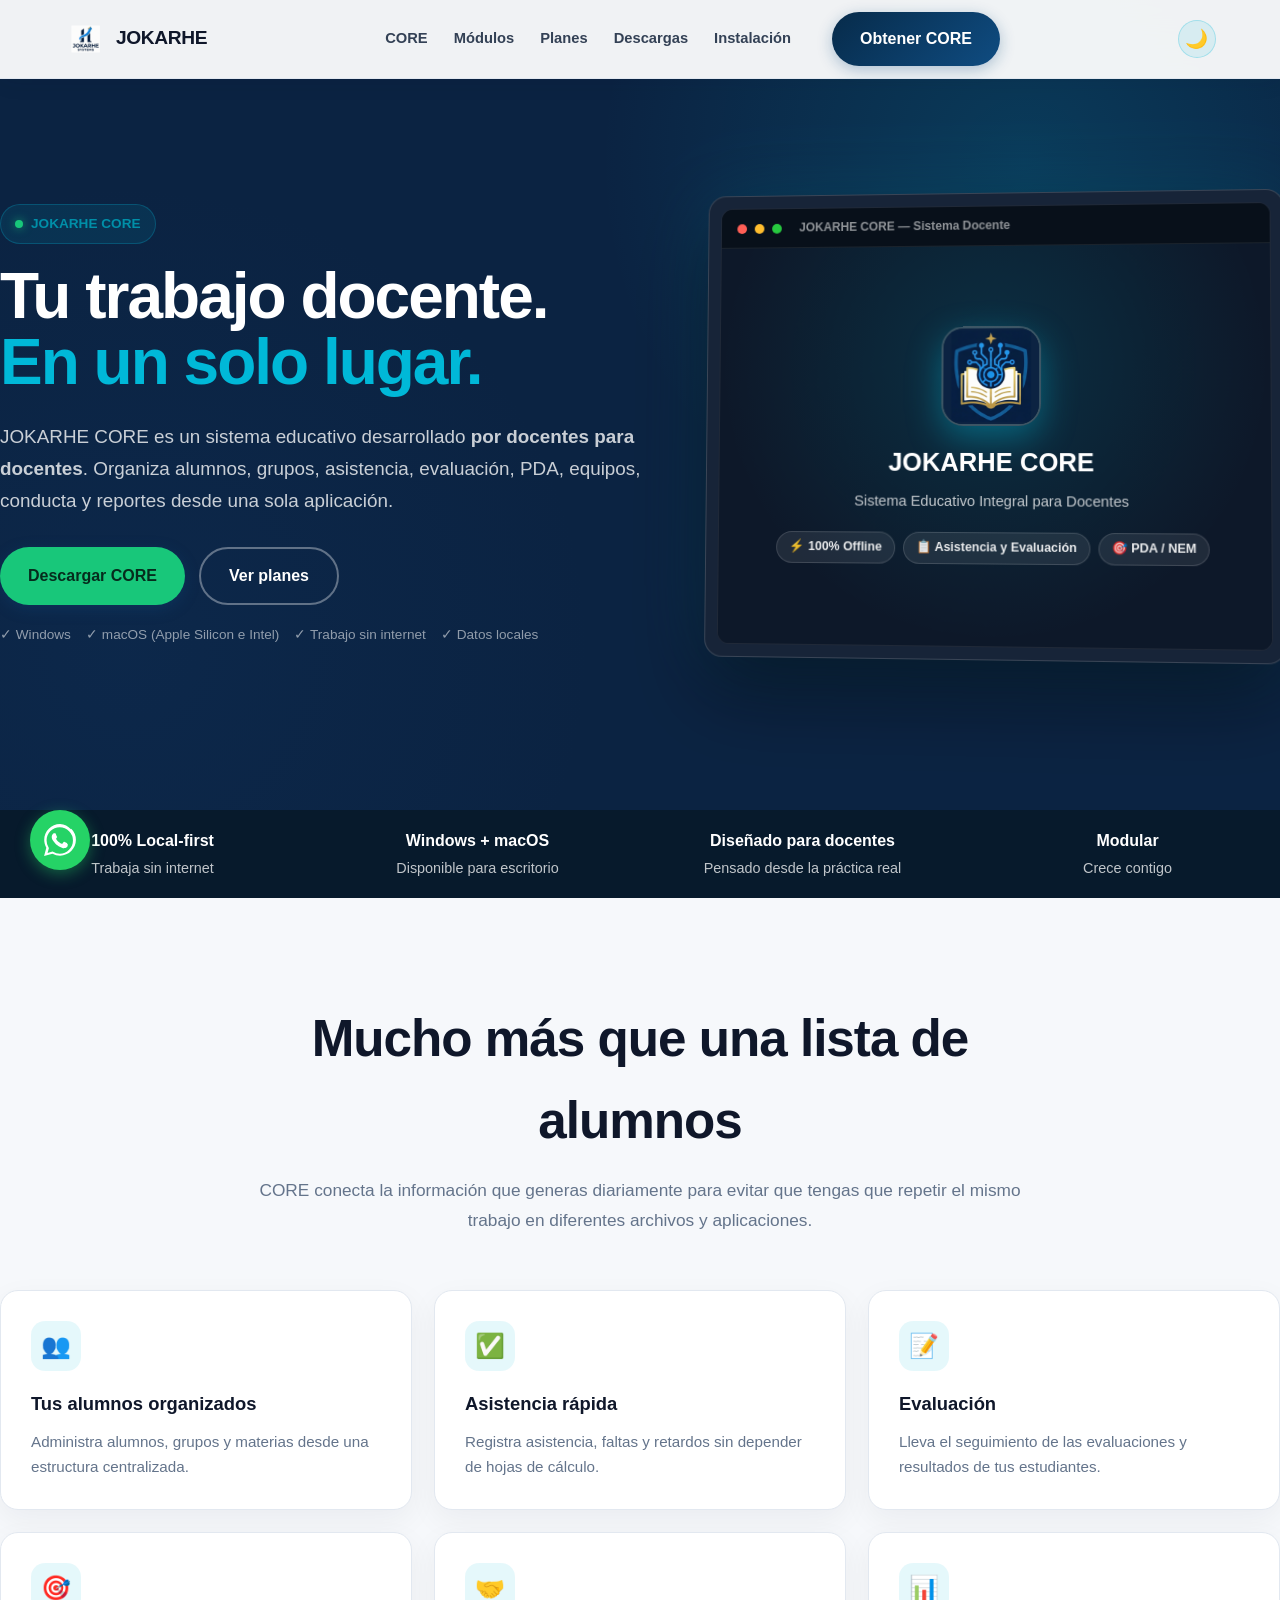
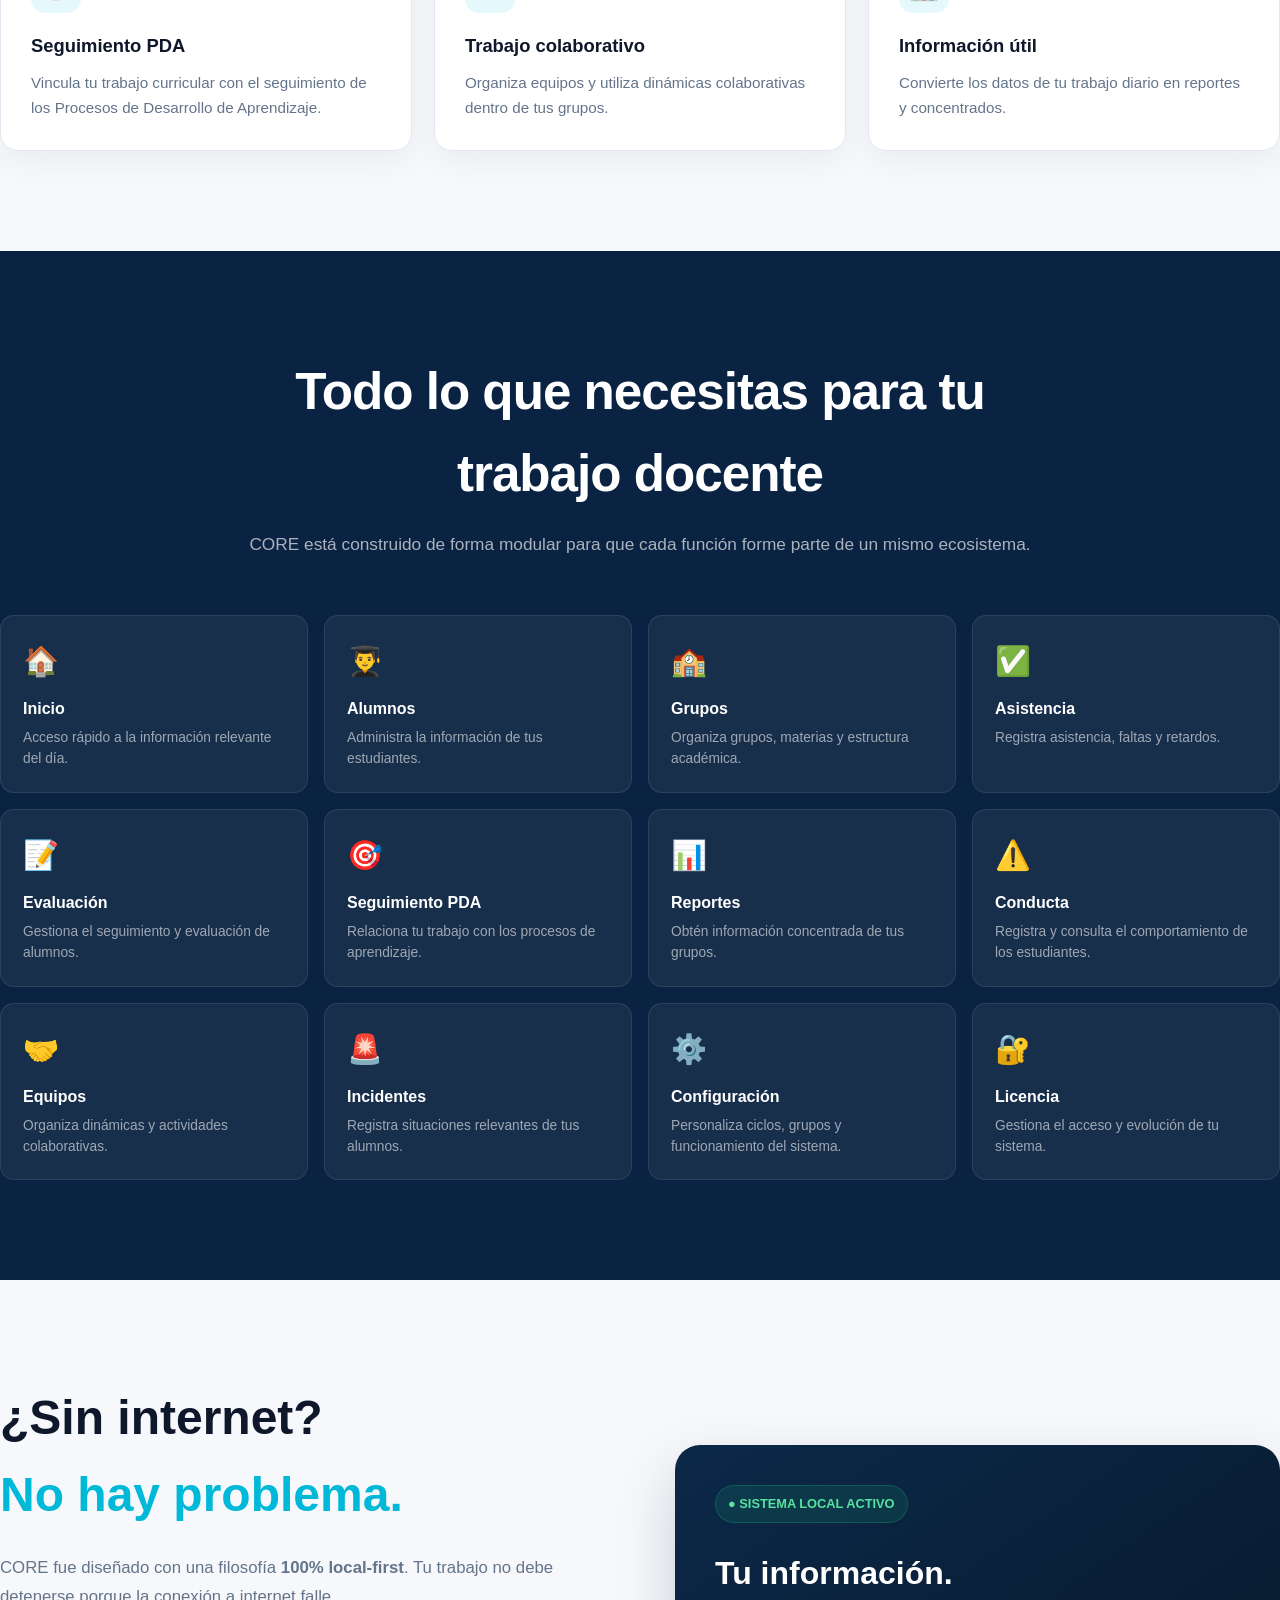
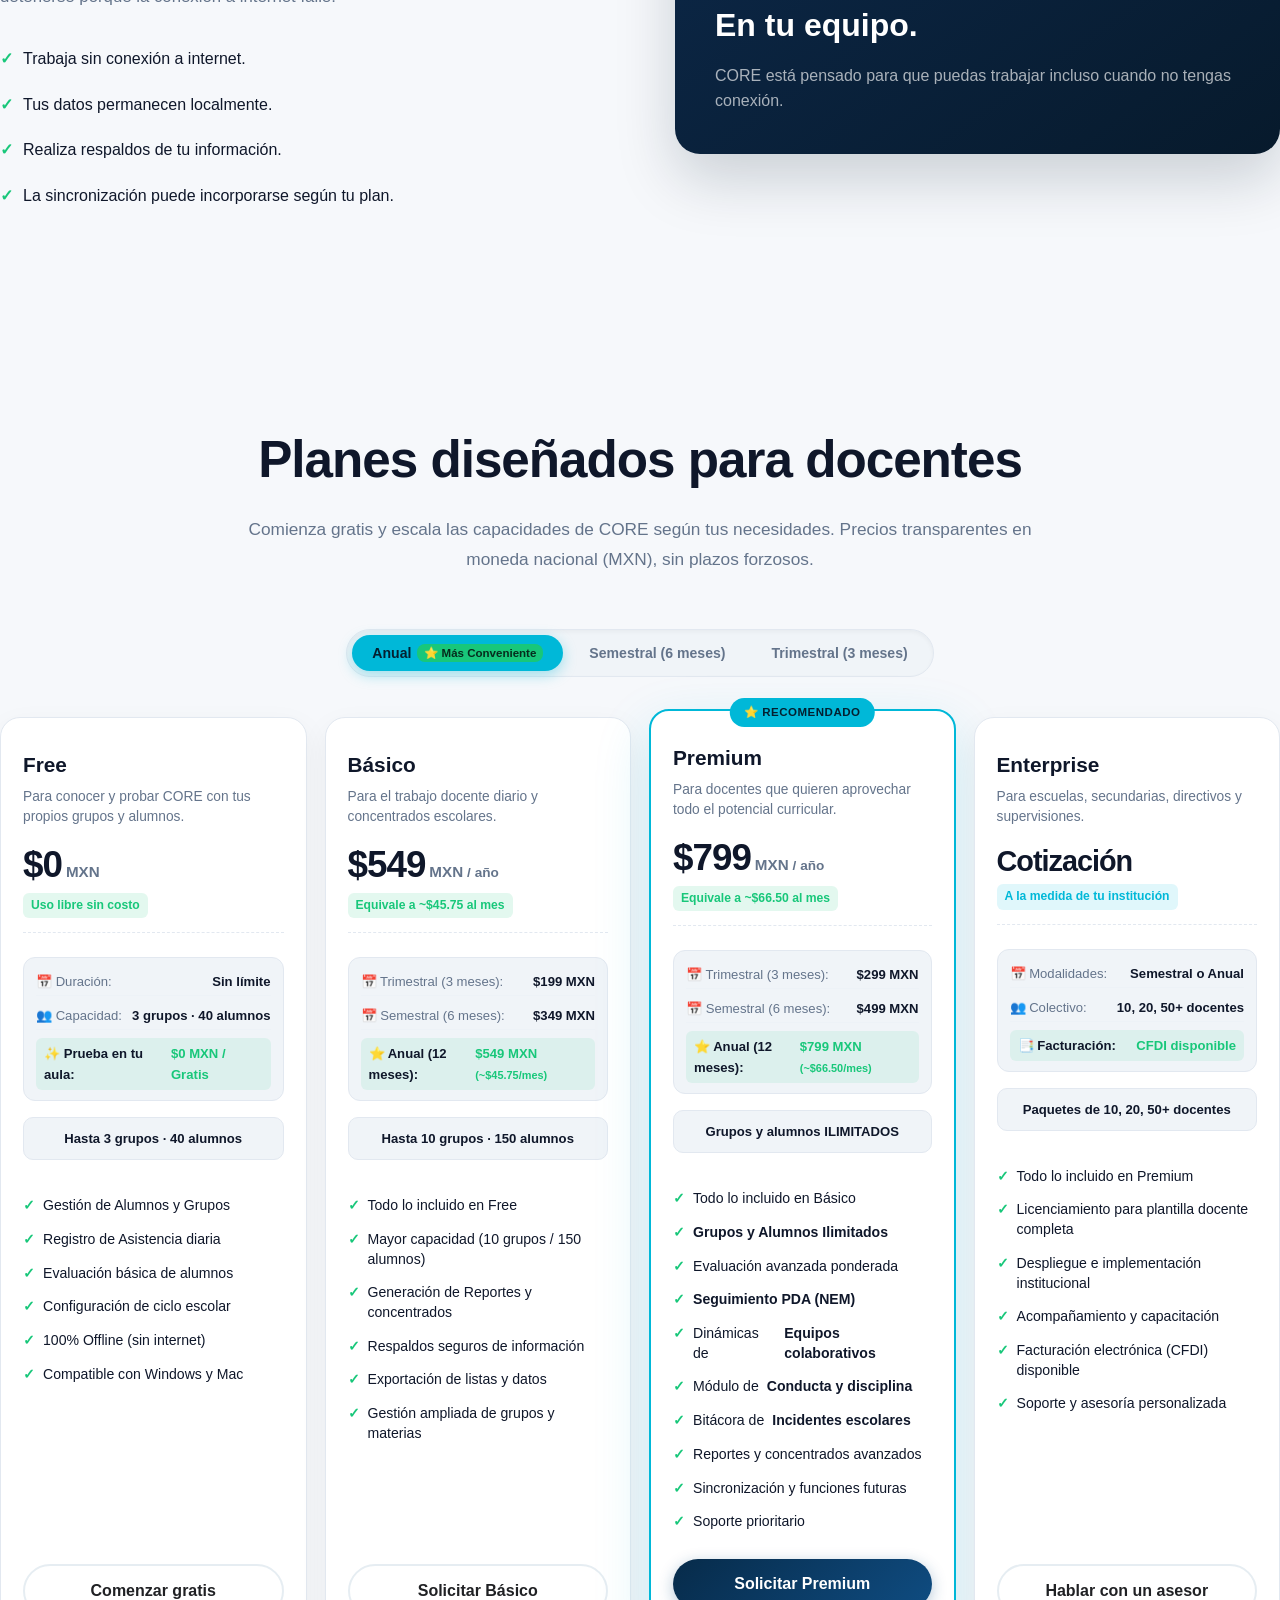
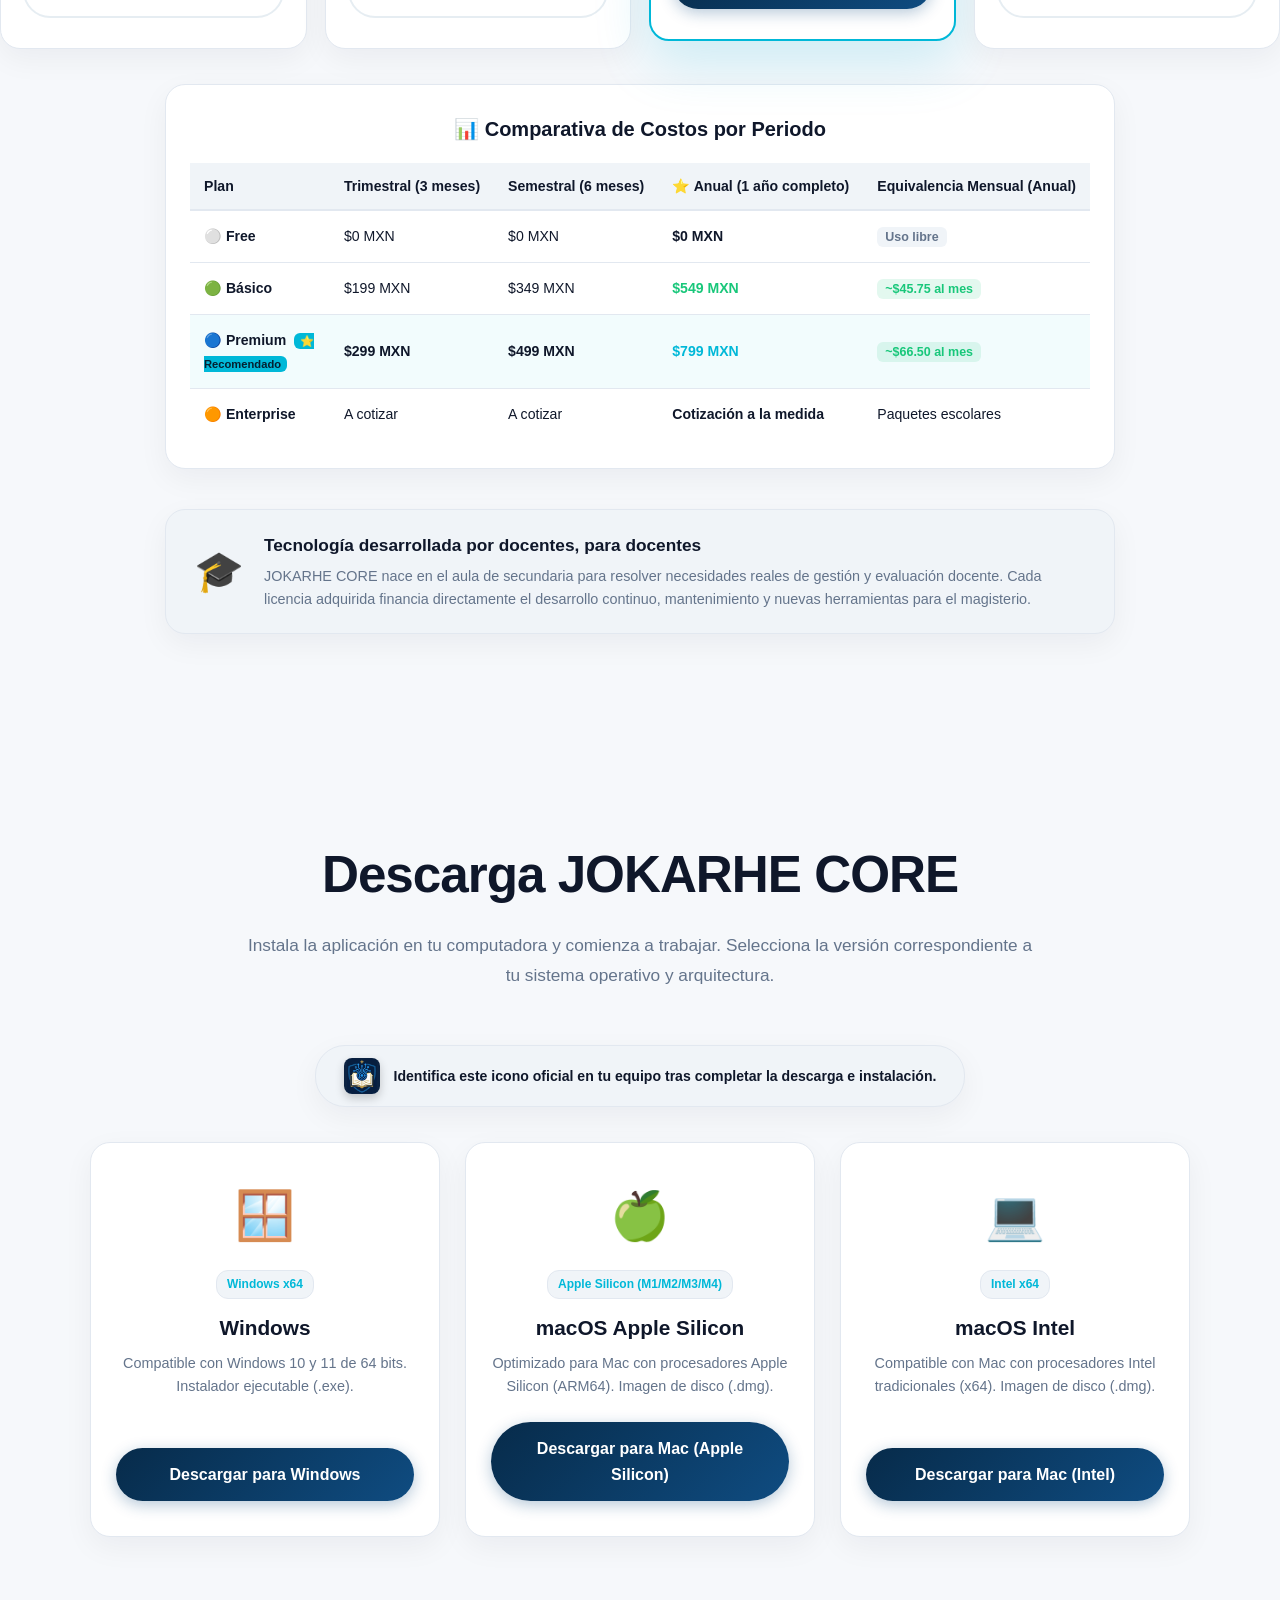
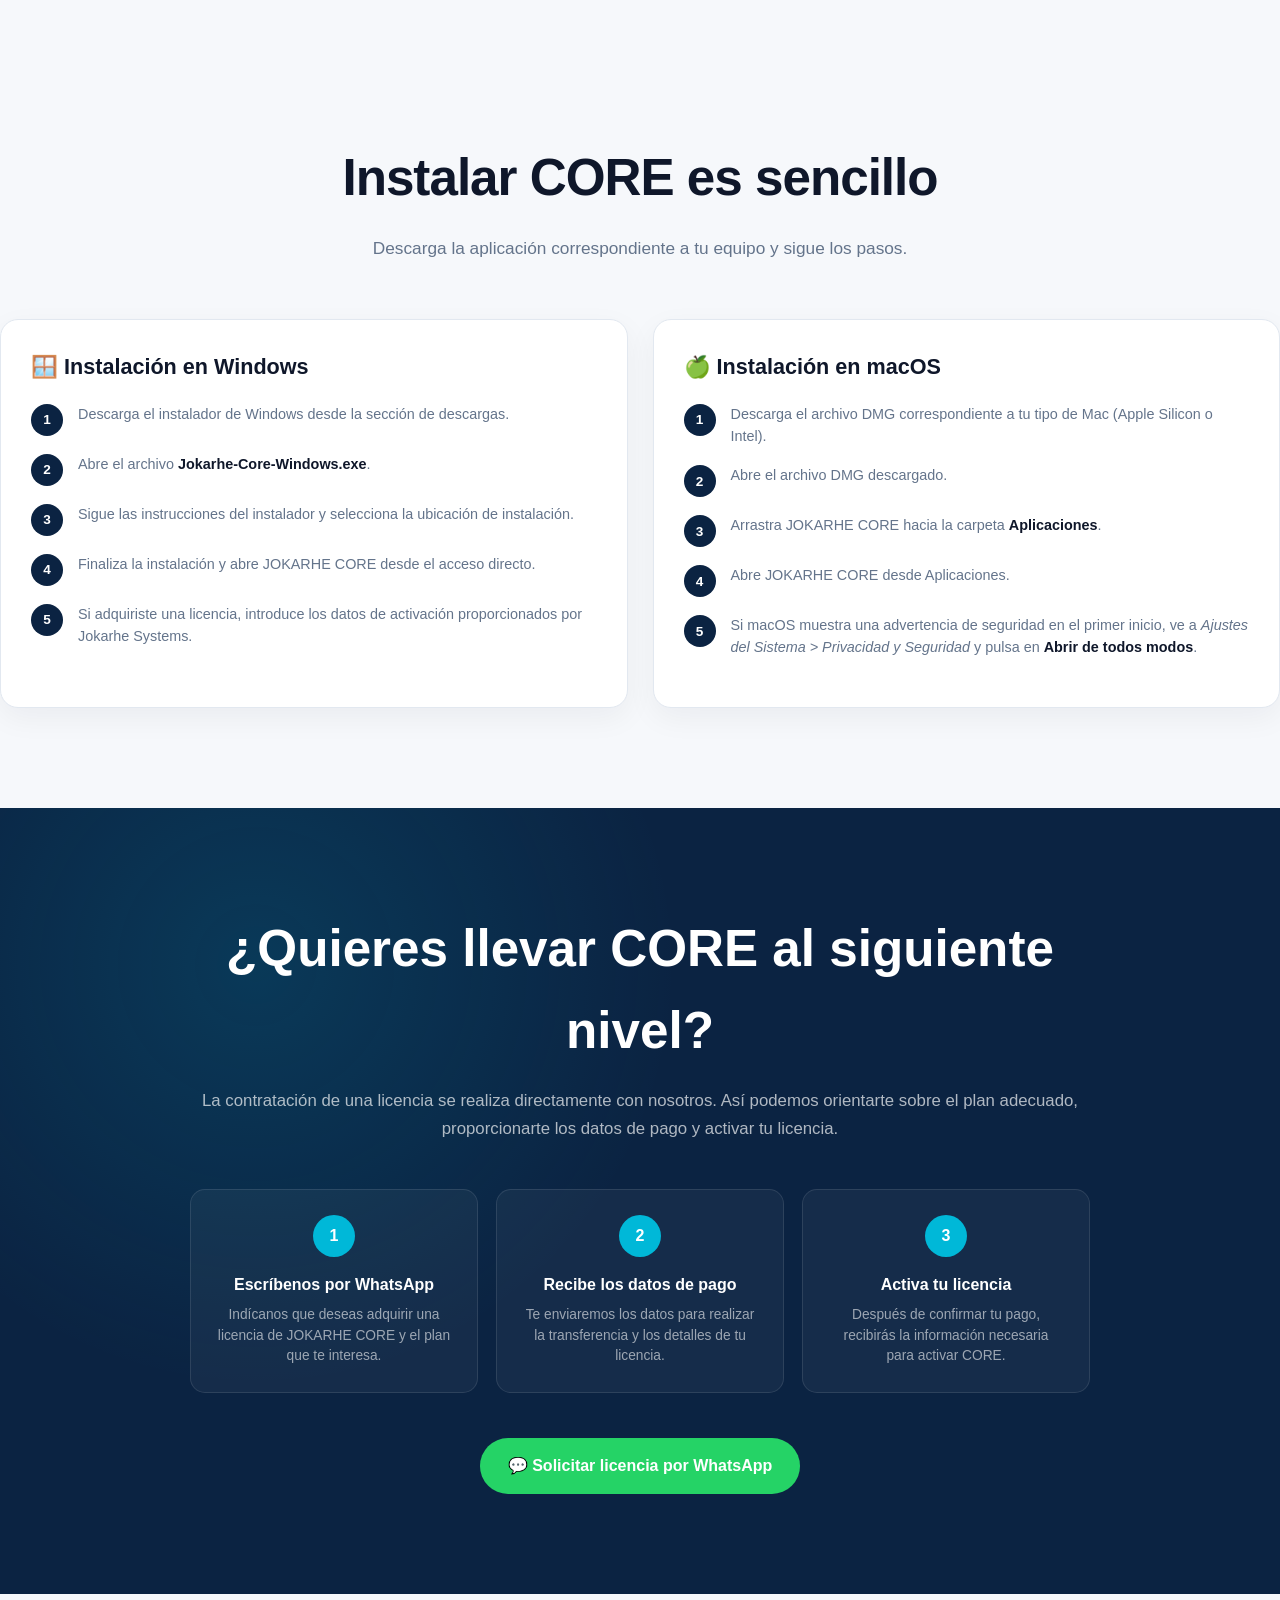
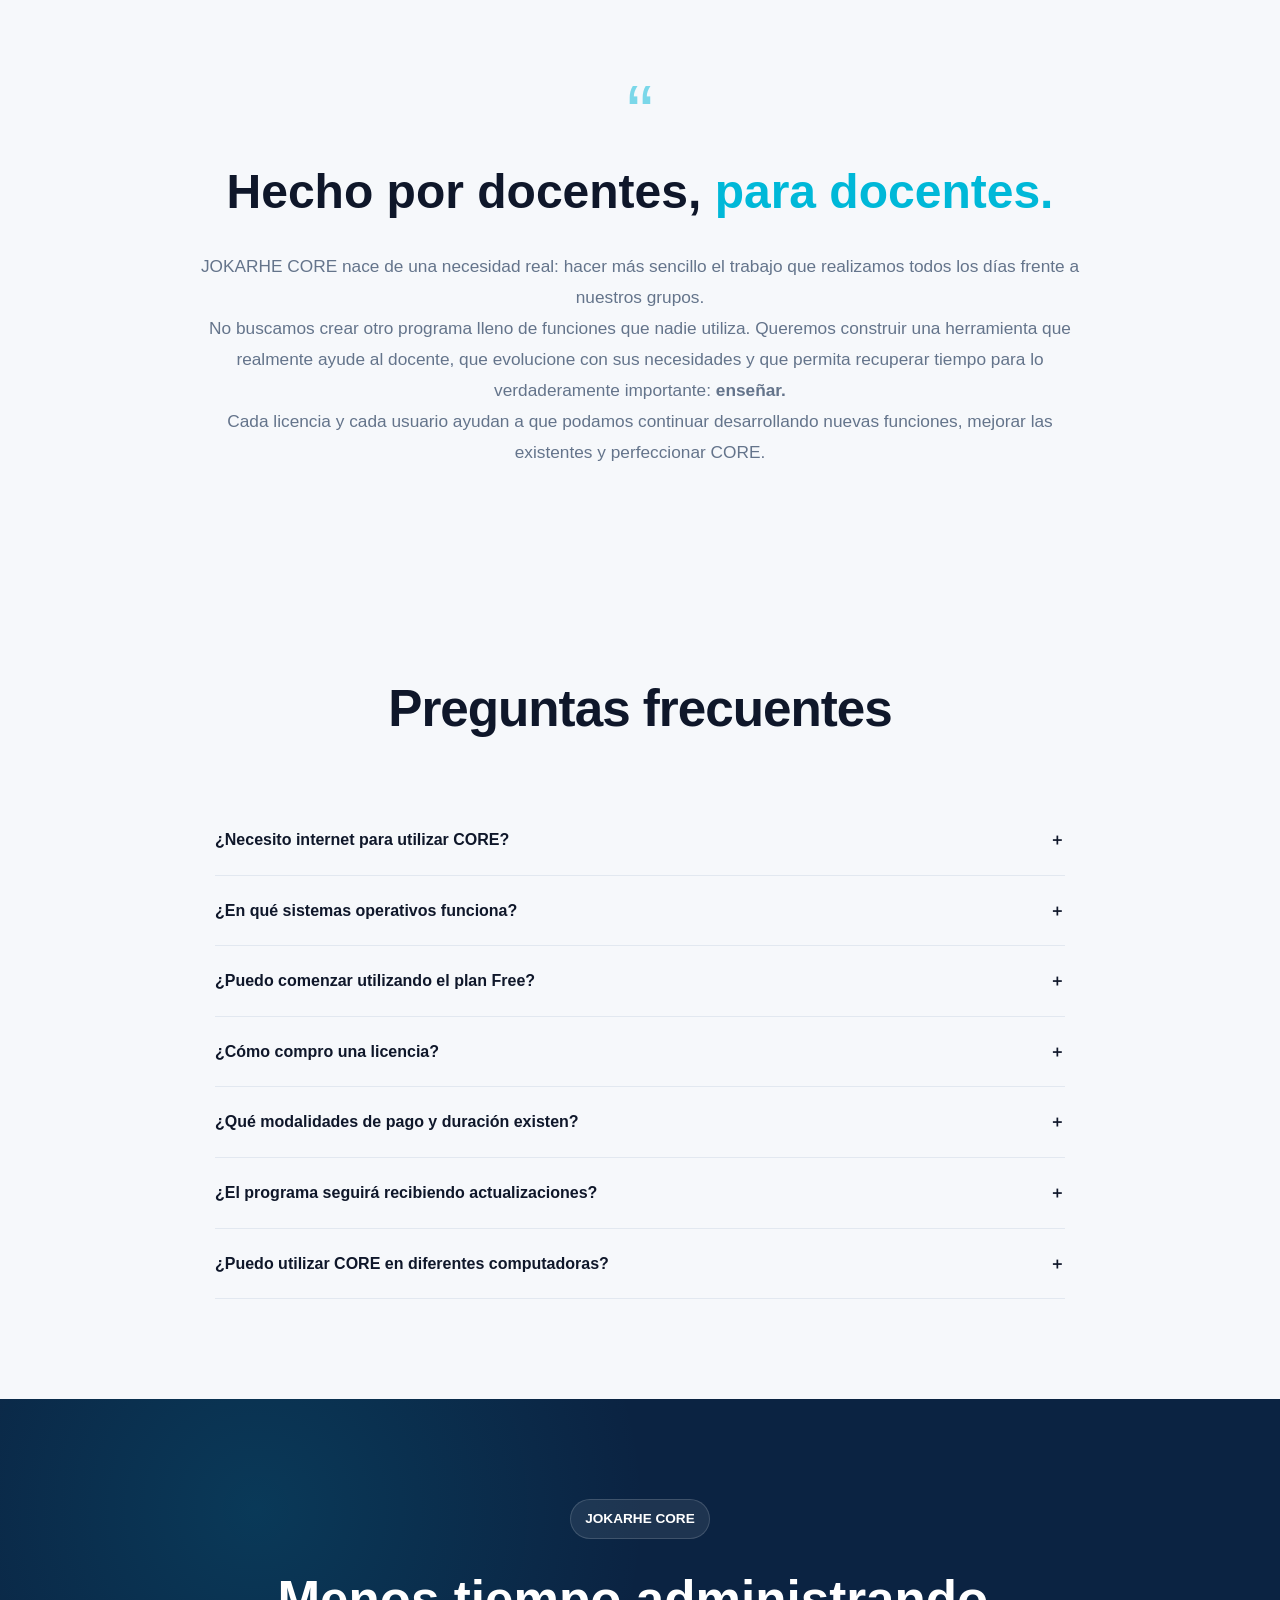
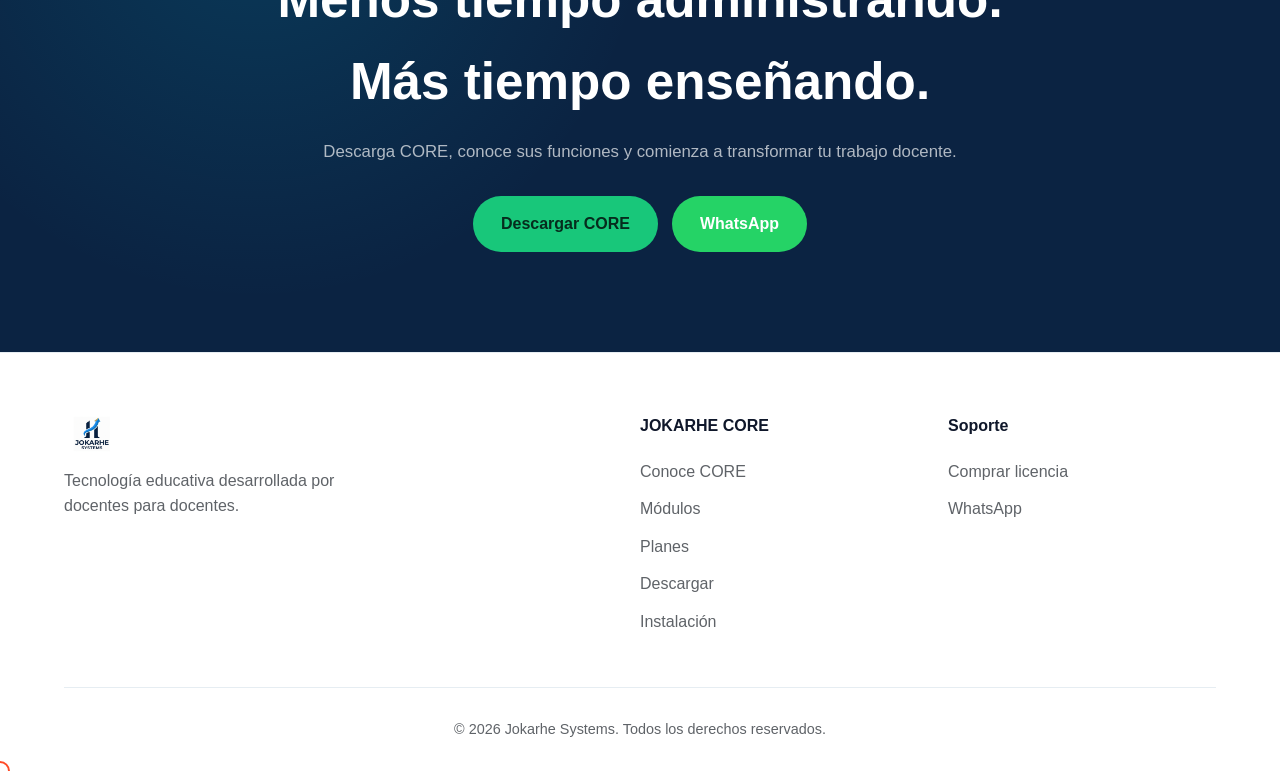
<file: index.html>
<!DOCTYPE html>
<html lang="es">

<head>
    <meta charset="UTF-8">
    <meta name="viewport" content="width=device-width, initial-scale=1.0">

    <title>JOKARHE CORE | Sistema Educativo para Docentes</title>

    <meta name="description"
        content="JOKARHE CORE es un sistema educativo desarrollado por docentes para docentes. Gestiona alumnos, grupos, asistencia, evaluación, PDA, equipos, conducta y reportes desde una sola aplicación. Funciona sin internet en Windows y Mac.">

    <meta name="keywords"
        content="Jokarhe Core, sistema para docentes, software educativo, sistema escolar, asistencia docente, evaluación docente, PDA, NEM, programa para maestros, software para profesores">

    <meta name="robots" content="index, follow">

    <!-- Favicon e Icono de la Aplicación -->
    <link rel="icon" type="image/png" href="Documentos/icon.png">
    <link rel="apple-touch-icon" href="Documentos/icon.png">

    <!-- Open Graph -->
    <meta property="og:type" content="website">
    <meta property="og:title" content="JOKARHE CORE | Sistema Educativo para Docentes">
    <meta property="og:description"
        content="Una herramienta desarrollada por docentes para docentes. Organiza tus grupos, alumnos, asistencia, evaluación y seguimiento académico desde una sola aplicación.">
    <meta property="og:url" content="https://josue958.github.io/Jokarhe/">
    <meta property="og:image" content="Documentos/Logo_empressa.png">

    <link rel="stylesheet" href="styles.css">

    <!-- Inicialización de Tema para evitar parpadeo -->
    <script>
        (function() {
            try {
                var savedTheme = localStorage.getItem('jokarhe-theme');
                if (savedTheme === 'dark' || savedTheme === 'light') {
                    document.documentElement.setAttribute('data-theme', savedTheme);
                } else if (window.matchMedia && window.matchMedia('(prefers-color-scheme: dark)').matches) {
                    document.documentElement.setAttribute('data-theme', 'dark');
                } else {
                    document.documentElement.setAttribute('data-theme', 'light');
                }
            } catch (e) {}
        })();
    </script>

    <!-- Estilos específicos de la nueva landing adaptables a Modo Día / Modo Noche -->
    <style>

        /* =========================================================
           VARIABLES Y THEMING (DÍA / NOCHE AUTOMÁTICO Y MANUAL)
        ========================================================= */

        :root {
            --core-blue: #0b2342;
            --core-blue-light: #123d70;
            --core-cyan: #00b8d8;
            --core-green: #18c77a;
            --core-gold: #f5b82e;

            /* Modo Claro (Por Defecto) */
            --core-bg: #f6f8fb;
            --core-surface: #ffffff;
            --core-surface-alt: #f0f4f8;
            --core-surface-hover: #ffffff;
            --core-border: #e2e8f0;
            --core-border-subtle: #edf2f7;
            --core-text: #0f172a;
            --core-text-muted: #64748b;
            --core-text-subtle: #94a3b8;
            --core-nav-bg: rgba(255, 255, 255, 0.94);
            --core-nav-text: #0f172a;
            --core-nav-link: #334155;
            --core-nav-border: #e2e8f0;
            --core-nav-shadow: 0 4px 20px rgba(15, 23, 42, 0.07);
            --core-card-shadow: 0 10px 30px rgba(15, 23, 42, 0.05);
            --core-card-shadow-hover: 0 18px 45px rgba(15, 23, 42, 0.10);
            --core-badge-bg: rgba(0, 184, 216, 0.10);
            --core-badge-border: rgba(0, 184, 216, 0.25);
            --core-badge-text: #008fa8;
            --core-install-num-bg: #0b2342;
            --core-install-num-text: #ffffff;
            --core-faq-border: #e2e8f0;
        }

        /* Modo Oscuro Automático (Según configuración del Navegador / SO) */
        @media (prefers-color-scheme: dark) {
            :root:not([data-theme="light"]) {
                --core-bg: #070d17;
                --core-surface: #0e1726;
                --core-surface-alt: #152238;
                --core-surface-hover: #16263f;
                --core-border: rgba(255, 255, 255, 0.09);
                --core-border-subtle: rgba(255, 255, 255, 0.05);
                --core-text: #f8fafc;
                --core-text-muted: #94a3b8;
                --core-text-subtle: #64748b;
                --core-nav-bg: rgba(7, 13, 23, 0.94);
                --core-nav-text: #f8fafc;
                --core-nav-link: #cbd5e1;
                --core-nav-border: rgba(255, 255, 255, 0.09);
                --core-nav-shadow: 0 4px 20px rgba(0, 0, 0, 0.5);
                --core-card-shadow: 0 10px 30px rgba(0, 0, 0, 0.4);
                --core-card-shadow-hover: 0 20px 45px rgba(0, 0, 0, 0.6);
                --core-badge-bg: rgba(0, 184, 216, 0.15);
                --core-badge-border: rgba(0, 184, 216, 0.35);
                --core-badge-text: #38d6f2;
                --core-install-num-bg: #00b8d8;
                --core-install-num-text: #071526;
                --core-faq-border: rgba(255, 255, 255, 0.1);
            }
        }

        /* Forzado Modo Oscuro (Manual) */
        [data-theme="dark"] {
            --core-bg: #070d17;
            --core-surface: #0e1726;
            --core-surface-alt: #152238;
            --core-surface-hover: #16263f;
            --core-border: rgba(255, 255, 255, 0.09);
            --core-border-subtle: rgba(255, 255, 255, 0.05);
            --core-text: #f8fafc;
            --core-text-muted: #94a3b8;
            --core-text-subtle: #64748b;
            --core-nav-bg: rgba(7, 13, 23, 0.94);
            --core-nav-text: #f8fafc;
            --core-nav-link: #cbd5e1;
            --core-nav-border: rgba(255, 255, 255, 0.09);
            --core-nav-shadow: 0 4px 20px rgba(0, 0, 0, 0.5);
            --core-card-shadow: 0 10px 30px rgba(0, 0, 0, 0.4);
            --core-card-shadow-hover: 0 20px 45px rgba(0, 0, 0, 0.6);
            --core-badge-bg: rgba(0, 184, 216, 0.15);
            --core-badge-border: rgba(0, 184, 216, 0.35);
            --core-badge-text: #38d6f2;
            --core-install-num-bg: #00b8d8;
            --core-install-num-text: #071526;
            --core-faq-border: rgba(255, 255, 255, 0.1);
        }

        /* Forzado Modo Claro (Manual) */
        [data-theme="light"] {
            --core-bg: #f6f8fb;
            --core-surface: #ffffff;
            --core-surface-alt: #f0f4f8;
            --core-surface-hover: #ffffff;
            --core-border: #e2e8f0;
            --core-border-subtle: #edf2f7;
            --core-text: #0f172a;
            --core-text-muted: #64748b;
            --core-text-subtle: #94a3b8;
            --core-nav-bg: rgba(255, 255, 255, 0.94);
            --core-nav-text: #0f172a;
            --core-nav-link: #334155;
            --core-nav-border: #e2e8f0;
            --core-nav-shadow: 0 4px 20px rgba(15, 23, 42, 0.07);
            --core-card-shadow: 0 10px 30px rgba(15, 23, 42, 0.05);
            --core-card-shadow-hover: 0 18px 45px rgba(15, 23, 42, 0.10);
            --core-badge-bg: rgba(0, 184, 216, 0.10);
            --core-badge-border: rgba(0, 184, 216, 0.25);
            --core-badge-text: #008fa8;
            --core-install-num-bg: #0b2342;
            --core-install-num-text: #ffffff;
            --core-faq-border: #e2e8f0;
        }

        html {
            scroll-behavior: smooth;
        }

        body {
            background-color: var(--core-bg);
            color: var(--core-text);
            overflow-x: hidden;
            transition: background-color 0.3s ease, color 0.3s ease;
        }

        /* =========================================================
           NAVBAR MODERNA Y VISIBLE (MODO DÍA Y NOCHE)
        ========================================================= */

        .navbar {
            position: fixed;
            top: 0;
            left: 0;
            width: 100%;
            padding: 12px 5%;
            display: flex;
            justify-content: space-between;
            align-items: center;
            z-index: 1000;
            background: var(--core-nav-bg);
            backdrop-filter: blur(16px);
            -webkit-backdrop-filter: blur(16px);
            border-bottom: 1px solid var(--core-nav-border);
            box-shadow: var(--core-nav-shadow);
            transition: all 0.3s ease;
        }

        .nav-logo {
            font-size: 1.25rem;
            font-weight: 800;
            letter-spacing: -0.01em;
            display: inline-flex;
            align-items: center;
            gap: 10px;
            color: var(--core-nav-text) !important;
            text-decoration: none;
        }

        .nav-logo-img {
            height: 32px;
            width: auto;
            max-width: 42px;
            object-fit: contain;
            border-radius: 6px;
            display: inline-block;
            vertical-align: middle;
        }

        .nav-logo-text {
            display: inline-block;
            vertical-align: middle;
            color: var(--core-nav-text);
            font-size: 1.2rem;
            font-weight: 800;
            letter-spacing: -0.02em;
        }

        .nav-links {
            display: flex;
            gap: 26px;
            align-items: center;
        }

        .nav-link {
            font-weight: 600;
            font-size: 0.92rem;
            color: var(--core-nav-link) !important;
            text-decoration: none;
            position: relative;
            transition: color 0.2s ease;
        }

        .nav-link:hover {
            color: var(--core-cyan) !important;
        }

        .nav-link::after {
            content: '';
            position: absolute;
            bottom: -4px;
            left: 0;
            width: 0;
            height: 2px;
            background: var(--core-cyan);
            transition: width 0.2s ease;
        }

        .nav-link:hover::after {
            width: 100%;
        }

        /* Botón selector de Tema (Día/Noche) */
        .theme-toggle-btn {
            background: var(--core-badge-bg);
            border: 1px solid var(--core-badge-border);
            color: var(--core-text);
            border-radius: 50%;
            width: 38px;
            height: 38px;
            display: inline-flex;
            align-items: center;
            justify-content: center;
            cursor: pointer;
            font-size: 1.15rem;
            transition: transform 0.2s ease, background 0.2s ease, border-color 0.2s ease;
            outline: none;
        }

        .theme-toggle-btn:hover {
            transform: scale(1.1);
            border-color: var(--core-cyan);
        }

        .theme-icon-sun {
            display: none;
        }
        .theme-icon-moon {
            display: inline-block;
        }

        @media (prefers-color-scheme: dark) {
            :root:not([data-theme="light"]) .theme-icon-sun {
                display: inline-block;
            }
            :root:not([data-theme="light"]) .theme-icon-moon {
                display: none;
            }
        }

        [data-theme="dark"] .theme-icon-sun {
            display: inline-block !important;
        }
        [data-theme="dark"] .theme-icon-moon {
            display: none !important;
        }

        [data-theme="light"] .theme-icon-sun {
            display: none !important;
        }
        [data-theme="light"] .theme-icon-moon {
            display: inline-block !important;
        }

        .core-badge {
            display: inline-flex;
            align-items: center;
            gap: 8px;
            padding: 8px 14px;
            border-radius: 30px;
            background: var(--core-badge-bg);
            border: 1px solid var(--core-badge-border);
            color: var(--core-badge-text);
            font-weight: 700;
            font-size: .85rem;
            margin-bottom: 20px;
        }

        .core-badge span {
            width: 8px;
            height: 8px;
            border-radius: 50%;
            background: var(--core-green);
            box-shadow: 0 0 10px rgba(24,199,122,.7);
        }

        .hero-core {
            min-height: 90vh;
            display: flex;
            align-items: center;
            position: relative;
            overflow: hidden;
            background:
                radial-gradient(circle at 80% 20%, rgba(0,184,216,.16), transparent 35%),
                radial-gradient(circle at 10% 80%, rgba(18,61,112,.18), transparent 35%),
                var(--core-blue);
            color: white;
            padding: 100px 0 60px;
        }

        .hero-core .container {
            position: relative;
            z-index: 2;
        }

        .hero-core-grid {
            display: grid;
            grid-template-columns: 1.05fr .95fr;
            gap: 60px;
            align-items: center;
        }

        .hero-core h1 {
            font-size: clamp(2.5rem, 5vw, 4.8rem);
            line-height: 1.03;
            margin: 0 0 25px;
            letter-spacing: -2px;
            color: #ffffff;
        }

        .hero-core h1 span {
            color: var(--core-cyan);
        }

        .hero-core p {
            font-size: 1.18rem;
            line-height: 1.7;
            max-width: 680px;
            color: rgba(255,255,255,.78);
        }

        .hero-buttons {
            display: flex;
            flex-wrap: wrap;
            gap: 14px;
            margin-top: 30px;
        }

        .btn-download {
            background: var(--core-green) !important;
            border-color: var(--core-green) !important;
            color: #062c1d !important;
            font-weight: 800;
        }

        .btn-download:hover {
            transform: translateY(-2px);
            box-shadow: 0 10px 30px rgba(24,199,122,.25);
        }

        .hero-note {
            margin-top: 18px;
            font-size: .85rem !important;
            color: rgba(255,255,255,.55) !important;
        }

        /* Mockup */
        .core-screen {
            position: relative;
            background: #172438;
            border: 1px solid rgba(255,255,255,.15);
            border-radius: 18px;
            padding: 12px;
            box-shadow:
                0 35px 80px rgba(0,0,0,.45),
                0 0 80px rgba(0,184,216,.15);
            transform: perspective(1200px) rotateY(-4deg) rotateX(2deg);
            transition: transform 0.3s ease, box-shadow 0.3s ease;
        }

        .core-screen:hover {
            transform: perspective(1200px) rotateY(0deg) rotateX(0deg) translateY(-4px);
            box-shadow: 0 40px 90px rgba(0,0,0,.55), 0 0 90px rgba(0,184,216,.22);
        }

        .core-screen-card {
            border-radius: 12px;
            overflow: hidden;
            background: #0d1727;
            border: 1px solid rgba(255, 255, 255, 0.08);
        }

        .core-screen-header-bar {
            background: #08101a;
            padding: 10px 16px;
            display: flex;
            align-items: center;
            gap: 8px;
            border-bottom: 1px solid rgba(255, 255, 255, 0.08);
        }

        .window-dot {
            width: 10px;
            height: 10px;
            border-radius: 50%;
            display: inline-block;
        }
        .window-dot.red { background: #ff5f56; }
        .window-dot.yellow { background: #ffbd2e; }
        .window-dot.green { background: #27c93f; }

        .window-title {
            margin-left: 10px;
            font-size: 0.76rem;
            color: rgba(255, 255, 255, 0.55);
            font-weight: 600;
        }

        .core-screen-body {
            padding: 38px 24px;
            text-align: center;
            background: radial-gradient(circle at 50% 30%, rgba(0, 184, 216, 0.15), transparent 70%), #0d1829;
            color: white;
            min-height: 400px;
            display: flex;
            flex-direction: column;
            align-items: center;
            justify-content: center;
        }

        .core-app-icon-main {
            width: 100px;
            height: 100px;
            object-fit: contain;
            border-radius: 22px;
            margin-bottom: 16px;
            box-shadow: 0 12px 35px rgba(0, 184, 216, 0.4);
            border: 2px solid rgba(255, 255, 255, 0.2);
            transition: transform 0.3s ease;
        }

        .core-app-icon-main:hover {
            transform: scale(1.08) rotate(2deg);
        }

        .core-app-features-mini {
            display: flex;
            flex-wrap: wrap;
            justify-content: center;
            gap: 8px;
            margin-top: 18px;
        }

        .core-app-features-mini span {
            background: rgba(255, 255, 255, 0.08);
            border: 1px solid rgba(255, 255, 255, 0.14);
            padding: 5px 12px;
            border-radius: 20px;
            font-size: 0.78rem;
            color: rgba(255, 255, 255, 0.9);
            font-weight: 600;
        }

        /* Banner de reconocimiento de icono en Descargas */
        .download-icon-preview {
            max-width: 650px;
            margin: 0 auto 35px;
            display: flex;
            align-items: center;
            justify-content: center;
            gap: 14px;
            background: var(--core-surface-alt);
            border: 1px solid var(--core-border);
            padding: 12px 22px;
            border-radius: 30px;
            text-align: center;
            box-shadow: var(--core-card-shadow);
        }

        .app-official-icon-small {
            width: 36px;
            height: 36px;
            object-fit: contain;
            border-radius: 8px;
            box-shadow: 0 4px 10px rgba(0, 0, 0, 0.2);
            flex-shrink: 0;
        }

        .download-icon-preview span {
            font-size: 0.88rem;
            font-weight: 600;
            color: var(--core-text);
        }

        /* Trust strip */
        .trust-strip {
            background: #071a2c;
            color: white;
            padding: 18px 0;
        }

        .trust-grid {
            display: grid;
            grid-template-columns: repeat(4,1fr);
            gap: 20px;
            text-align: center;
        }

        .trust-item {
            font-size: .9rem;
            color: rgba(255,255,255,.75);
        }

        .trust-item strong {
            display: block;
            color: white;
            font-size: 1rem;
            margin-bottom: 3px;
        }

        /* Section */
        .core-section {
            padding: 100px 0;
            transition: background-color 0.3s ease, color 0.3s ease;
        }

        .core-section.light {
            background: var(--core-bg);
        }

        .core-section.dark {
            background: var(--core-blue);
            color: white;
        }

        .core-header {
            text-align: center;
            max-width: 800px;
            margin: 0 auto 55px;
        }

        .core-header h2 {
            font-size: clamp(2rem,4vw,3.2rem);
            margin-bottom: 15px;
            letter-spacing: -1px;
            color: var(--core-text);
        }

        .dark .core-header h2 {
            color: #ffffff;
        }

        .core-header p {
            color: var(--core-text-muted);
            font-size: 1.08rem;
            line-height: 1.7;
        }

        .dark .core-header p {
            color: rgba(255,255,255,.65);
        }

        /* Features */
        .core-features {
            display: grid;
            grid-template-columns: repeat(3,1fr);
            gap: 22px;
        }

        .core-feature {
            padding: 30px;
            border-radius: 18px;
            background: var(--core-surface);
            border: 1px solid var(--core-border);
            color: var(--core-text);
            box-shadow: var(--core-card-shadow);
            transition: transform .25s ease, box-shadow .25s ease, border-color .25s ease, background-color .3s ease;
        }

        .core-feature:hover {
            transform: translateY(-5px);
            box-shadow: var(--core-card-shadow-hover);
            border-color: var(--core-cyan);
        }

        .core-feature-icon {
            width: 50px;
            height: 50px;
            display: flex;
            align-items: center;
            justify-content: center;
            border-radius: 14px;
            background: var(--core-badge-bg);
            color: var(--core-cyan);
            font-size: 1.5rem;
            margin-bottom: 18px;
        }

        .core-feature h3 {
            margin-bottom: 10px;
            font-size: 1.15rem;
            color: var(--core-text);
        }

        .core-feature p {
            color: var(--core-text-muted);
            line-height: 1.65;
            font-size: .95rem;
        }

        /* Modules */
        .modules-grid {
            display: grid;
            grid-template-columns: repeat(4,1fr);
            gap: 16px;
        }

        .module {
            background: rgba(255,255,255,.055);
            border: 1px solid rgba(255,255,255,.09);
            border-radius: 14px;
            padding: 22px;
            transition: .25s ease;
            color: white;
        }

        .module:hover {
            background: rgba(255,255,255,.09);
            transform: translateY(-3px);
        }

        .module-icon {
            font-size: 1.8rem;
            margin-bottom: 12px;
        }

        .module h3 {
            margin: 0 0 7px;
            font-size: 1rem;
            color: white;
        }

        .module p {
            margin: 0;
            color: rgba(255,255,255,.58);
            font-size: .86rem;
            line-height: 1.5;
        }

        /* Offline */
        .offline-grid {
            display: grid;
            grid-template-columns: 1fr 1fr;
            gap: 70px;
            align-items: center;
        }

        .offline-content h2 {
            font-size: clamp(2rem,4vw,3rem);
            margin-bottom: 20px;
            color: var(--core-text);
        }

        .offline-content p {
            color: var(--core-text-muted);
            line-height: 1.7;
            font-size: 1.05rem;
        }

        .offline-list {
            list-style: none;
            padding: 0;
            margin: 25px 0 0;
        }

        .offline-list li {
            padding: 10px 0;
            display: flex;
            gap: 10px;
            align-items: flex-start;
            color: var(--core-text);
        }

        .offline-list span {
            color: var(--core-green);
            font-weight: 900;
        }

        .offline-card {
            padding: 40px;
            border-radius: 25px;
            background:
                linear-gradient(145deg,#0c2849,#071a2c);
            color: white;
            box-shadow: 0 25px 60px rgba(7,26,44,.18);
        }

        .offline-card .status {
            display: inline-flex;
            align-items: center;
            gap: 8px;
            padding: 8px 12px;
            background: rgba(24,199,122,.12);
            border: 1px solid rgba(24,199,122,.25);
            border-radius: 20px;
            color: #57e29f;
            font-size: .8rem;
            font-weight: 700;
        }

        .offline-card h3 {
            font-size: 2rem;
            margin: 25px 0 12px;
            color: white;
        }

        .offline-card p {
            color: rgba(255,255,255,.65);
        }

        /* Pricing */
        .pricing-switcher-container {
            display: flex;
            flex-direction: column;
            align-items: center;
            margin-bottom: 40px;
        }

        .pricing-switcher {
            display: inline-flex;
            background: var(--core-surface-alt);
            border: 1px solid var(--core-border);
            border-radius: 30px;
            padding: 5px;
            gap: 6px;
            box-shadow: inset 0 2px 4px rgba(0, 0, 0, 0.04);
        }

        .period-btn {
            background: transparent;
            border: none;
            color: var(--core-text-muted);
            font-weight: 700;
            padding: 9px 20px;
            border-radius: 25px;
            cursor: pointer;
            font-size: .88rem;
            transition: all 0.25s ease;
            font-family: inherit;
            display: inline-flex;
            align-items: center;
            gap: 6px;
        }

        .period-btn:hover {
            color: var(--core-text);
        }

        .period-btn.active {
            background: var(--core-cyan);
            color: #042030;
            box-shadow: 0 4px 14px rgba(0, 184, 216, 0.35);
        }

        .save-tag {
            background: var(--core-green);
            color: #062c1d;
            font-size: .72rem;
            font-weight: 800;
            padding: 2px 7px;
            border-radius: 8px;
        }

        .pricing-grid {
            display: grid;
            grid-template-columns: repeat(4, 1fr);
            gap: 18px;
            align-items: stretch;
        }

        .price-card {
            background: var(--core-surface);
            border: 1px solid var(--core-border);
            border-radius: 20px;
            padding: 30px 22px;
            position: relative;
            display: flex;
            flex-direction: column;
            box-shadow: var(--core-card-shadow);
            transition: transform .25s ease, box-shadow .25s ease, border-color .25s ease, background-color .3s ease;
        }

        .price-card.featured {
            border: 2px solid var(--core-cyan);
            box-shadow: 0 20px 55px rgba(0, 184, 216, 0.18);
            transform: translateY(-8px);
        }

        .popular {
            position: absolute;
            top: -13px;
            left: 50%;
            transform: translateX(-50%);
            background: var(--core-cyan);
            color: #042030;
            padding: 5px 14px;
            border-radius: 20px;
            font-size: .72rem;
            font-weight: 800;
            white-space: nowrap;
            letter-spacing: 0.5px;
        }

        .price-name {
            font-size: 1.3rem;
            font-weight: 800;
            margin-bottom: 6px;
            color: var(--core-text);
        }

        .price-description {
            color: var(--core-text-muted);
            font-size: .86rem;
            min-height: 42px;
            line-height: 1.45;
        }

        .price-box {
            margin: 18px 0 14px;
            padding-bottom: 14px;
            border-bottom: 1px dashed var(--core-border);
        }

        .price-val {
            display: flex;
            align-items: baseline;
            gap: 4px;
            flex-wrap: wrap;
        }

        .price-amount {
            font-size: 2.3rem;
            font-weight: 900;
            line-height: 1;
            color: var(--core-text);
            letter-spacing: -1px;
        }

        .price-currency {
            font-size: 0.95rem;
            font-weight: 700;
            color: var(--core-text-muted);
        }

        .price-cycle {
            font-size: .85rem;
            color: var(--core-text-muted);
            font-weight: 600;
        }

        .price-sub-equiv {
            margin-top: 8px;
            font-size: .76rem;
            font-weight: 700;
            color: var(--core-green);
            display: inline-block;
            background: rgba(24, 199, 122, .12);
            padding: 3px 8px;
            border-radius: 6px;
        }

        .price-list {
            list-style: none;
            padding: 0;
            margin: 15px 0 20px;
            flex: 1;
        }

        .price-list li {
            padding: 7px 0;
            font-size: .88rem;
            display: flex;
            gap: 8px;
            color: var(--core-text);
            line-height: 1.4;
        }

        .price-list li::before {
            content: "✓";
            color: var(--core-green);
            font-weight: 900;
            flex-shrink: 0;
        }

        .price-limit {
            padding: 10px 12px;
            border-radius: 10px;
            background: var(--core-surface-alt);
            color: var(--core-text);
            border: 1px solid var(--core-border);
            font-size: .82rem;
            margin-bottom: 14px;
            font-weight: 700;
            text-align: center;
        }

        /* Desglose de Costos por Periodo dentro de la tarjeta */
        .plan-durations-box {
            background: var(--core-surface-alt);
            border: 1px solid var(--core-border);
            border-radius: 12px;
            padding: 10px 12px;
            margin: 10px 0 16px;
            font-size: .82rem;
            display: flex;
            flex-direction: column;
            gap: 6px;
        }

        .duration-row {
            display: flex;
            justify-content: space-between;
            align-items: center;
            color: var(--core-text-muted);
            padding: 3px 0;
            border-bottom: 1px solid var(--core-border-subtle);
        }

        .duration-row:last-child {
            border-bottom: none;
        }

        .duration-row strong {
            color: var(--core-text);
            font-weight: 700;
        }

        .duration-row.best-value {
            background: rgba(24, 199, 122, 0.09);
            border-radius: 6px;
            padding: 5px 8px;
            margin-top: 2px;
            color: var(--core-text);
            font-weight: 700;
            border-bottom: none;
        }

        .duration-row.best-value strong {
            color: var(--core-green);
        }

        /* Tabla Resumen Comparativa */
        .pricing-summary-table-container {
            max-width: 950px;
            margin: 35px auto 0;
            background: var(--core-surface);
            border: 1px solid var(--core-border);
            border-radius: 20px;
            padding: 28px 24px;
            box-shadow: var(--core-card-shadow);
        }

        .pricing-summary-table {
            width: 100%;
            border-collapse: collapse;
            text-align: left;
            font-size: .88rem;
        }

        .pricing-summary-table th {
            padding: 12px 14px;
            background: var(--core-surface-alt);
            color: var(--core-text);
            font-weight: 800;
            border-bottom: 2px solid var(--core-border);
            white-space: nowrap;
        }

        .pricing-summary-table td {
            padding: 14px 14px;
            border-bottom: 1px solid var(--core-border);
            color: var(--core-text);
        }

        .pricing-summary-table tr:last-child td {
            border-bottom: none;
        }

        .pricing-summary-table tr.highlight-row {
            background: rgba(0, 184, 216, 0.05);
            font-weight: 600;
        }

        .badge-table-popular {
            background: var(--core-cyan);
            color: #042030;
            font-size: .7rem;
            font-weight: 800;
            padding: 2px 6px;
            border-radius: 6px;
            margin-left: 4px;
        }

        .tag-equiv {
            background: rgba(24, 199, 122, 0.12);
            color: var(--core-green);
            padding: 3px 8px;
            border-radius: 6px;
            font-weight: 700;
            font-size: .78rem;
            white-space: nowrap;
        }

        .tag-free {
            background: var(--core-surface-alt);
            color: var(--core-text-muted);
            padding: 3px 8px;
            border-radius: 6px;
            font-weight: 700;
            font-size: .78rem;
        }

        .table-responsive {
            overflow-x: auto;
            -webkit-overflow-scrolling: touch;
        }

        .price-btn {
            width: 100%;
            text-align: center;
            padding: 12px;
        }

        /* Teacher support banner */
        .teacher-support-banner {
            max-width: 950px;
            margin: 40px auto 0;
            padding: 22px 28px;
            background: var(--core-surface-alt);
            border: 1px solid var(--core-border);
            border-radius: 20px;
            display: flex;
            align-items: center;
            gap: 20px;
            box-shadow: var(--core-card-shadow);
        }

        .teacher-support-icon {
            font-size: 2.5rem;
            flex-shrink: 0;
        }

        .teacher-support-banner h4 {
            font-size: 1.08rem;
            margin: 0 0 6px;
            color: var(--core-text);
        }

        .teacher-support-banner p {
            margin: 0;
            font-size: .9rem;
            color: var(--core-text-muted);
            line-height: 1.6;
        }

        /* Download */
        .download-grid {
            display: grid;
            grid-template-columns: repeat(3, 1fr);
            gap: 25px;
            max-width: 1100px;
            margin: 0 auto;
        }

        .download-card {
            background: var(--core-surface);
            border: 1px solid var(--core-border);
            border-radius: 20px;
            padding: 35px 25px;
            text-align: center;
            box-shadow: var(--core-card-shadow);
            transition: transform .25s ease, box-shadow .25s ease, border-color .25s ease, background-color .3s ease;
            display: flex;
            flex-direction: column;
            justify-content: space-between;
        }

        .download-card:hover {
            transform: translateY(-5px);
            box-shadow: var(--core-card-shadow-hover);
            border-color: var(--core-cyan);
        }

        .download-icon {
            font-size: 3rem;
            margin-bottom: 15px;
        }

        .download-card h3 {
            margin-bottom: 8px;
            font-size: 1.3rem;
            color: var(--core-text);
        }

        .download-card p {
            color: var(--core-text-muted);
            font-size: .9rem;
            margin-bottom: 22px;
            min-height: 48px;
        }

        .download-badge-arch {
            display: inline-block;
            font-size: 0.75rem;
            padding: 4px 10px;
            background: var(--core-surface-alt);
            color: var(--core-cyan);
            border: 1px solid var(--core-border);
            border-radius: 12px;
            font-weight: 700;
            margin-bottom: 12px;
        }

        /* Installation */
        .install-grid {
            display: grid;
            grid-template-columns: repeat(2, 1fr);
            gap: 25px;
        }

        .install-card {
            background: var(--core-surface);
            border: 1px solid var(--core-border);
            border-radius: 18px;
            padding: 30px;
            box-shadow: var(--core-card-shadow);
            transition: background-color .3s ease, border-color .3s ease;
        }

        .install-card h3 {
            font-size: 1.35rem;
            margin-bottom: 20px;
            color: var(--core-text);
        }

        .install-step {
            display: flex;
            gap: 15px;
            margin-bottom: 18px;
        }

        .install-number {
            flex: 0 0 32px;
            height: 32px;
            border-radius: 50%;
            background: var(--core-install-num-bg);
            color: var(--core-install-num-text);
            display: flex;
            align-items: center;
            justify-content: center;
            font-weight: 800;
            font-size: .85rem;
        }

        .install-step p {
            margin: 0;
            color: var(--core-text-muted);
            line-height: 1.5;
            font-size: .9rem;
        }

        .install-step strong {
            color: var(--core-text);
        }

        /* Purchase */
        .purchase {
            background:
                radial-gradient(circle at 20% 20%, rgba(0,184,216,.15), transparent 35%),
                var(--core-blue);
            color: white;
            text-align: center;
        }

        .purchase-box {
            max-width: 900px;
            margin: auto;
        }

        .purchase h2 {
            font-size: clamp(2rem,4vw,3.3rem);
            margin-bottom: 15px;
            color: white;
        }

        .purchase > .container > .purchase-box > p {
            color: rgba(255,255,255,.68);
            font-size: 1.05rem;
            line-height: 1.7;
        }

        .purchase-steps {
            display: grid;
            grid-template-columns: repeat(3,1fr);
            gap: 18px;
            margin: 45px 0;
        }

        .purchase-step {
            padding: 25px;
            border: 1px solid rgba(255,255,255,.10);
            background: rgba(255,255,255,.045);
            border-radius: 15px;
        }

        .purchase-step-number {
            width: 42px;
            height: 42px;
            border-radius: 50%;
            margin: 0 auto 15px;
            display: flex;
            align-items: center;
            justify-content: center;
            background: var(--core-cyan);
            color: white;
            font-weight: 900;
        }

        .purchase-step h3 {
            font-size: 1rem;
            margin-bottom: 8px;
            color: white;
        }

        .purchase-step p {
            margin: 0;
            color: rgba(255,255,255,.58);
            font-size: .86rem;
            line-height: 1.5;
        }

        .whatsapp-btn {
            background: #25D366 !important;
            border-color: #25D366 !important;
            color: white !important;
            font-weight: 800;
            padding: 15px 28px;
        }

        /* Teacher message */
        .teacher-message {
            max-width: 900px;
            margin: auto;
            text-align: center;
        }

        .teacher-message .quote-mark {
            font-size: 5rem;
            line-height: .5;
            color: var(--core-cyan);
            opacity: .5;
        }

        .teacher-message h2 {
            font-size: clamp(2rem,4vw,3rem);
            margin: 20px 0;
            color: var(--core-text);
        }

        .teacher-message p {
            color: var(--core-text-muted);
            font-size: 1.08rem;
            line-height: 1.8;
        }

        /* FAQ */
        .core-faq {
            max-width: 850px;
            margin: auto;
        }

        .core-faq-item {
            border-bottom: 1px solid var(--core-faq-border);
        }

        .core-faq-question {
            width: 100%;
            background: transparent;
            border: 0;
            padding: 22px 0;
            display: flex;
            justify-content: space-between;
            align-items: center;
            text-align: left;
            font: inherit;
            font-weight: 700;
            cursor: pointer;
            color: var(--core-text);
            transition: color .2s ease;
        }

        .core-faq-answer {
            display: none;
            padding: 0 0 22px;
            color: var(--core-text-muted);
            line-height: 1.7;
        }

        .core-faq-item.active .core-faq-answer {
            display: block;
        }

        .core-faq-item.active .core-faq-question {
            color: var(--core-cyan);
        }

        /* Responsive */
        @media (max-width: 1000px) {

            .hero-core-grid,
            .offline-grid {
                grid-template-columns: 1fr;
            }

            .core-features {
                grid-template-columns: repeat(2,1fr);
            }

            .modules-grid {
                grid-template-columns: repeat(2,1fr);
            }

            .pricing-grid {
                grid-template-columns: repeat(2,1fr);
            }

            .download-grid {
                grid-template-columns: 1fr;
            }

            .core-screen {
                transform: none;
                max-width: 700px;
                margin: 0 auto;
            }

            .trust-grid {
                grid-template-columns: repeat(2,1fr);
            }
        }

        @media (max-width: 700px) {

            .hero-core {
                min-height: auto;
                padding: 90px 0 70px;
            }

            .hero-core-grid,
            .core-features,
            .modules-grid,
            .pricing-grid,
            .download-grid,
            .install-grid,
            .purchase-steps {
                grid-template-columns: 1fr;
            }

            .price-card.featured {
                transform: none;
            }

            .trust-grid {
                grid-template-columns: 1fr 1fr;
            }

            .hero-core h1 {
                letter-spacing: -1px;
            }
        }

    </style>

    <!-- Schema -->
    <script type="application/ld+json">
    {
        "@context": "https://schema.org",
        "@type": "SoftwareApplication",
        "name": "JOKARHE CORE",
        "applicationCategory": "EducationalApplication",
        "operatingSystem": "Windows, macOS",
        "description": "Sistema educativo desarrollado por docentes para docentes para gestionar alumnos, grupos, asistencia, evaluación, PDA, equipos, conducta y reportes.",
        "brand": {
            "@type": "Brand",
            "name": "Jokarhe Systems"
        }
    }
    </script>

</head>

<body>

    <!-- =========================================================
         NAVBAR
    ========================================================== -->

    <nav class="navbar">

        <a href="#inicio" class="nav-logo">
            <img src="Documentos/Logo_empressa.png"
                alt="Jokarhe Systems"
                class="nav-logo-img">
            <span class="nav-logo-text">JOKARHE</span>
        </a>

        <div class="nav-links">
            <a href="#core" class="nav-link">CORE</a>
            <a href="#modulos" class="nav-link">Módulos</a>
            <a href="#planes" class="nav-link">Planes</a>
            <a href="#descargas" class="nav-link">Descargas</a>
            <a href="#instalacion" class="nav-link">Instalación</a>

            <a href="#comprar"
               class="btn btn-primary"
               style="margin-left:15px;">
                Obtener CORE
            </a>
        </div>

        <div class="nav-actions">
            <button id="theme-toggle" class="theme-toggle-btn" aria-label="Cambiar modo día / noche" title="Cambiar modo claro / oscuro">
                <span class="theme-icon-sun">☀️</span>
                <span class="theme-icon-moon">🌙</span>
            </button>
            <button class="mobile-menu-btn" aria-label="Abrir menú">
                <span></span>
                <span></span>
                <span></span>
            </button>
        </div>

    </nav>


    <!-- =========================================================
         HERO
    ========================================================== -->

    <section class="hero-core" id="inicio">

        <div class="container hero-core-grid">

            <div>

                <div class="core-badge">
                    <span></span>
                    JOKARHE CORE
                </div>

                <h1>
                    Tu trabajo docente.
                    <span>En un solo lugar.</span>
                </h1>

                <p>
                    JOKARHE CORE es un sistema educativo desarrollado
                    <strong>por docentes para docentes</strong>.
                    Organiza alumnos, grupos, asistencia, evaluación,
                    PDA, equipos, conducta y reportes desde una sola aplicación.
                </p>

                <div class="hero-buttons">

                    <a href="#descargas"
                       class="btn btn-primary btn-download">
                        Descargar CORE
                    </a>

                    <a href="#planes"
                       class="btn btn-outline"
                       style="color:white;border-color:rgba(255,255,255,.35);">
                        Ver planes
                    </a>

                </div>

                <p class="hero-note">
                    ✓ Windows &nbsp;&nbsp; ✓ macOS (Apple Silicon e Intel) &nbsp;&nbsp;
                    ✓ Trabajo sin internet &nbsp;&nbsp; ✓ Datos locales
                </p>

            </div>


            <div class="core-screen">

                <div class="core-screen-card">

                    <div class="core-screen-header-bar">
                        <span class="window-dot red"></span>
                        <span class="window-dot yellow"></span>
                        <span class="window-dot green"></span>
                        <span class="window-title">JOKARHE CORE — Sistema Docente</span>
                    </div>

                    <div class="core-screen-body">

                        <img src="Documentos/icon.png"
                            alt="Logotipo Oficial JOKARHE CORE"
                            class="core-app-icon-main">

                        <h3 style="margin: 0 0 6px; font-size: 1.6rem; color: #ffffff;">
                            JOKARHE CORE
                        </h3>

                        <p style="margin: 0; color: rgba(255,255,255,.75); font-size: .92rem;">
                            Sistema Educativo Integral para Docentes
                        </p>

                        <div class="core-app-features-mini">
                            <span>⚡ 100% Offline</span>
                            <span>📋 Asistencia y Evaluación</span>
                            <span>🎯 PDA / NEM</span>
                        </div>

                    </div>

                </div>

            </div>

        </div>

    </section>


    <!-- =========================================================
         TRUST STRIP
    ========================================================== -->

    <section class="trust-strip">

        <div class="container trust-grid">

            <div class="trust-item">
                <strong>100% Local-first</strong>
                Trabaja sin internet
            </div>

            <div class="trust-item">
                <strong>Windows + macOS</strong>
                Disponible para escritorio
            </div>

            <div class="trust-item">
                <strong>Diseñado para docentes</strong>
                Pensado desde la práctica real
            </div>

            <div class="trust-item">
                <strong>Modular</strong>
                Crece contigo
            </div>

        </div>

    </section>


    <!-- =========================================================
         QUÉ ES CORE
    ========================================================== -->

    <section class="core-section" id="core">

        <div class="container">

            <div class="core-header">

                <h2>
                    Mucho más que una lista de alumnos
                </h2>

                <p>
                    CORE conecta la información que generas diariamente
                    para evitar que tengas que repetir el mismo trabajo
                    en diferentes archivos y aplicaciones.
                </p>

            </div>


            <div class="core-features">

                <div class="core-feature">

                    <div class="core-feature-icon">👥</div>

                    <h3>
                        Tus alumnos organizados
                    </h3>

                    <p>
                        Administra alumnos, grupos y materias
                        desde una estructura centralizada.
                    </p>

                </div>


                <div class="core-feature">

                    <div class="core-feature-icon">✅</div>

                    <h3>
                        Asistencia rápida
                    </h3>

                    <p>
                        Registra asistencia, faltas y retardos
                        sin depender de hojas de cálculo.
                    </p>

                </div>


                <div class="core-feature">

                    <div class="core-feature-icon">📝</div>

                    <h3>
                        Evaluación
                    </h3>

                    <p>
                        Lleva el seguimiento de las evaluaciones
                        y resultados de tus estudiantes.
                    </p>

                </div>


                <div class="core-feature">

                    <div class="core-feature-icon">🎯</div>

                    <h3>
                        Seguimiento PDA
                    </h3>

                    <p>
                        Vincula tu trabajo curricular con el
                        seguimiento de los Procesos de Desarrollo de Aprendizaje.
                    </p>

                </div>


                <div class="core-feature">

                    <div class="core-feature-icon">🤝</div>

                    <h3>
                        Trabajo colaborativo
                    </h3>

                    <p>
                        Organiza equipos y utiliza dinámicas
                        colaborativas dentro de tus grupos.
                    </p>

                </div>


                <div class="core-feature">

                    <div class="core-feature-icon">📊</div>

                    <h3>
                        Información útil
                    </h3>

                    <p>
                        Convierte los datos de tu trabajo diario
                        en reportes y concentrados.
                    </p>

                </div>

            </div>

        </div>

    </section>


    <!-- =========================================================
         MÓDULOS
    ========================================================== -->

    <section class="core-section dark" id="modulos">

        <div class="container">

            <div class="core-header">

                <h2>
                    Todo lo que necesitas para tu trabajo docente
                </h2>

                <p>
                    CORE está construido de forma modular para que
                    cada función forme parte de un mismo ecosistema.
                </p>

            </div>


            <div class="modules-grid">

                <div class="module">
                    <div class="module-icon">🏠</div>
                    <h3>Inicio</h3>
                    <p>Acceso rápido a la información relevante del día.</p>
                </div>

                <div class="module">
                    <div class="module-icon">👨‍🎓</div>
                    <h3>Alumnos</h3>
                    <p>Administra la información de tus estudiantes.</p>
                </div>

                <div class="module">
                    <div class="module-icon">🏫</div>
                    <h3>Grupos</h3>
                    <p>Organiza grupos, materias y estructura académica.</p>
                </div>

                <div class="module">
                    <div class="module-icon">✅</div>
                    <h3>Asistencia</h3>
                    <p>Registra asistencia, faltas y retardos.</p>
                </div>

                <div class="module">
                    <div class="module-icon">📝</div>
                    <h3>Evaluación</h3>
                    <p>Gestiona el seguimiento y evaluación de alumnos.</p>
                </div>

                <div class="module">
                    <div class="module-icon">🎯</div>
                    <h3>Seguimiento PDA</h3>
                    <p>Relaciona tu trabajo con los procesos de aprendizaje.</p>
                </div>

                <div class="module">
                    <div class="module-icon">📊</div>
                    <h3>Reportes</h3>
                    <p>Obtén información concentrada de tus grupos.</p>
                </div>

                <div class="module">
                    <div class="module-icon">⚠️</div>
                    <h3>Conducta</h3>
                    <p>Registra y consulta el comportamiento de los estudiantes.</p>
                </div>

                <div class="module">
                    <div class="module-icon">🤝</div>
                    <h3>Equipos</h3>
                    <p>Organiza dinámicas y actividades colaborativas.</p>
                </div>

                <div class="module">
                    <div class="module-icon">🚨</div>
                    <h3>Incidentes</h3>
                    <p>Registra situaciones relevantes de tus alumnos.</p>
                </div>

                <div class="module">
                    <div class="module-icon">⚙️</div>
                    <h3>Configuración</h3>
                    <p>Personaliza ciclos, grupos y funcionamiento del sistema.</p>
                </div>

                <div class="module">
                    <div class="module-icon">🔐</div>
                    <h3>Licencia</h3>
                    <p>Gestiona el acceso y evolución de tu sistema.</p>
                </div>

            </div>

        </div>

    </section>


    <!-- =========================================================
         OFFLINE FIRST
    ========================================================== -->

    <section class="core-section light">

        <div class="container offline-grid">

            <div class="offline-content">

                <h2>
                    ¿Sin internet?
                    <br>
                    <span style="color:var(--core-cyan);">
                        No hay problema.
                    </span>
                </h2>

                <p>
                    CORE fue diseñado con una filosofía
                    <strong>100% local-first</strong>.
                    Tu trabajo no debe detenerse porque la conexión
                    a internet falle.
                </p>

                <ul class="offline-list">

                    <li>
                        <span>✓</span>
                        Trabaja sin conexión a internet.
                    </li>

                    <li>
                        <span>✓</span>
                        Tus datos permanecen localmente.
                    </li>

                    <li>
                        <span>✓</span>
                        Realiza respaldos de tu información.
                    </li>

                    <li>
                        <span>✓</span>
                        La sincronización puede incorporarse según tu plan.
                    </li>

                </ul>

            </div>


            <div class="offline-card">

                <div class="status">
                    ● SISTEMA LOCAL ACTIVO
                </div>

                <h3>
                    Tu información.
                    <br>
                    En tu equipo.
                </h3>

                <p>
                    CORE está pensado para que puedas trabajar
                    incluso cuando no tengas conexión.
                </p>

            </div>

        </div>

    </section>


    <!-- =========================================================
         PLANES
    ========================================================== -->

    <section class="core-section light" id="planes">

        <div class="container">

            <div class="core-header">

                <h2>
                    Planes diseñados para docentes
                </h2>

                <p>
                    Comienza gratis y escala las capacidades de CORE según tus necesidades.
                    Precios transparentes en moneda nacional (MXN), sin plazos forzosos.
                </p>

            </div>

            <!-- Selector de Periodicidad -->
            <div class="pricing-switcher-container">
                <div class="pricing-switcher" role="tablist" aria-label="Periodicidad de pago">
                    <button type="button" class="period-btn active" data-period="anual" role="tab" aria-selected="true">
                        Anual <span class="save-tag">⭐ Más Conveniente</span>
                    </button>
                    <button type="button" class="period-btn" data-period="semestral" role="tab" aria-selected="false">
                        Semestral (6 meses)
                    </button>
                    <button type="button" class="period-btn" data-period="trimestral" role="tab" aria-selected="false">
                        Trimestral (3 meses)
                    </button>
                </div>
            </div>


            <div class="pricing-grid">


                <!-- FREE -->

                <div class="price-card">

                    <div class="price-name">
                        Free
                    </div>

                    <div class="price-description">
                        Para conocer y probar CORE con tus propios grupos y alumnos.
                    </div>

                    <div class="price-box">
                        <div class="price-val">
                            <span class="price-amount">$0</span>
                            <span class="price-currency">MXN</span>
                        </div>
                        <div class="price-sub-equiv">
                            Uso libre sin costo
                        </div>
                    </div>

                    <!-- Desglose de Periodos -->
                    <div class="plan-durations-box">
                        <div class="duration-row">
                            <span>📅 Duración:</span>
                            <strong>Sin límite</strong>
                        </div>
                        <div class="duration-row">
                            <span>👥 Capacidad:</span>
                            <strong>3 grupos · 40 alumnos</strong>
                        </div>
                        <div class="duration-row best-value">
                            <span>✨ Prueba en tu aula:</span>
                            <strong>$0 MXN / Gratis</strong>
                        </div>
                    </div>

                    <div class="price-limit">
                        Hasta 3 grupos · 40 alumnos
                    </div>

                    <ul class="price-list">

                        <li>Gestión de Alumnos y Grupos</li>
                        <li>Registro de Asistencia diaria</li>
                        <li>Evaluación básica de alumnos</li>
                        <li>Configuración de ciclo escolar</li>
                        <li>100% Offline (sin internet)</li>
                        <li>Compatible con Windows y Mac</li>

                    </ul>

                    <a href="#descargas"
                       class="btn btn-outline price-btn">
                        Comenzar gratis
                    </a>

                </div>


                <!-- BÁSICO -->

                <div class="price-card">

                    <div class="price-name">
                        Básico
                    </div>

                    <div class="price-description">
                        Para el trabajo docente diario y concentrados escolares.
                    </div>

                    <div class="price-box">
                        <div class="price-val">
                            <span class="price-amount plan-price" data-plan="basico" data-anual="$549" data-semestral="$349" data-trimestral="$199">$549</span>
                            <span class="price-currency">MXN</span>
                            <span class="price-cycle plan-cycle" data-plan="basico" data-anual="/ año" data-semestral="/ 6 meses" data-trimestral="/ 3 meses">/ año</span>
                        </div>
                        <div class="price-sub-equiv plan-equiv" data-plan="basico" data-anual="Equivale a ~$45.75 al mes" data-semestral="Equivale a ~$58.15 al mes" data-trimestral="Para 1 periodo escolar">
                            Equivale a ~$45.75 al mes
                        </div>
                    </div>

                    <!-- Desglose de Costos por Periodo -->
                    <div class="plan-durations-box">
                        <div class="duration-row">
                            <span>📅 Trimestral (3 meses):</span>
                            <strong>$199 MXN</strong>
                        </div>
                        <div class="duration-row">
                            <span>📅 Semestral (6 meses):</span>
                            <strong>$349 MXN</strong>
                        </div>
                        <div class="duration-row best-value">
                            <span>⭐ Anual (12 meses):</span>
                            <strong>$549 MXN <small>(~$45.75/mes)</small></strong>
                        </div>
                    </div>

                    <div class="price-limit">
                        Hasta 10 grupos · 150 alumnos
                    </div>

                    <ul class="price-list">

                        <li>Todo lo incluido en Free</li>
                        <li>Mayor capacidad (10 grupos / 150 alumnos)</li>
                        <li>Generación de Reportes y concentrados</li>
                        <li>Respaldos seguros de información</li>
                        <li>Exportación de listas y datos</li>
                        <li>Gestión ampliada de grupos y materias</li>

                    </ul>

                    <a href="https://wa.me/525654017036?text=Hola%20Jokarhe%20Systems,%20deseo%20adquirir%20la%20licencia%20de%20JOKARHE%20CORE%20Plan%20B%C3%A1sico."
                       target="_blank"
                       rel="noopener"
                       class="btn btn-outline price-btn">
                        Solicitar Básico
                    </a>

                </div>


                <!-- PREMIUM -->

                <div class="price-card featured">

                    <div class="popular">
                        ⭐ RECOMENDADO
                    </div>

                    <div class="price-name">
                        Premium
                    </div>

                    <div class="price-description">
                        Para docentes que quieren aprovechar todo el potencial curricular.
                    </div>

                    <div class="price-box">
                        <div class="price-val">
                            <span class="price-amount plan-price" data-plan="premium" data-anual="$799" data-semestral="$499" data-trimestral="$299">$799</span>
                            <span class="price-currency">MXN</span>
                            <span class="price-cycle plan-cycle" data-plan="premium" data-anual="/ año" data-semestral="/ 6 meses" data-trimestral="/ 3 meses">/ año</span>
                        </div>
                        <div class="price-sub-equiv plan-equiv" data-plan="premium" data-anual="Equivale a ~$66.50 al mes" data-semestral="Equivale a ~$83.15 al mes" data-trimestral="Acceso total por 1 periodo">
                            Equivale a ~$66.50 al mes
                        </div>
                    </div>

                    <!-- Desglose de Costos por Periodo -->
                    <div class="plan-durations-box">
                        <div class="duration-row">
                            <span>📅 Trimestral (3 meses):</span>
                            <strong>$299 MXN</strong>
                        </div>
                        <div class="duration-row">
                            <span>📅 Semestral (6 meses):</span>
                            <strong>$499 MXN</strong>
                        </div>
                        <div class="duration-row best-value">
                            <span>⭐ Anual (12 meses):</span>
                            <strong>$799 MXN <small>(~$66.50/mes)</small></strong>
                        </div>
                    </div>

                    <div class="price-limit">
                        Grupos y alumnos ILIMITADOS
                    </div>

                    <ul class="price-list">

                        <li>Todo lo incluido en Básico</li>
                        <li><strong>Grupos y Alumnos Ilimitados</strong></li>
                        <li>Evaluación avanzada ponderada</li>
                        <li><strong>Seguimiento PDA (NEM)</strong></li>
                        <li>Dinámicas de <strong>Equipos colaborativos</strong></li>
                        <li>Módulo de <strong>Conducta y disciplina</strong></li>
                        <li>Bitácora de <strong>Incidentes escolares</strong></li>
                        <li>Reportes y concentrados avanzados</li>
                        <li>Sincronización y funciones futuras</li>
                        <li>Soporte prioritario</li>

                    </ul>

                    <a href="https://wa.me/525654017036?text=Hola%20Jokarhe%20Systems,%20deseo%20adquirir%20la%20licencia%20de%20JOKARHE%20CORE%20Plan%20Premium."
                       target="_blank"
                       rel="noopener"
                       class="btn btn-primary price-btn">
                        Solicitar Premium
                    </a>

                </div>


                <!-- ENTERPRISE -->

                <div class="price-card">

                    <div class="price-name">
                        Enterprise
                    </div>

                    <div class="price-description">
                        Para escuelas, secundarias, directivos y supervisiones.
                    </div>

                    <div class="price-box">
                        <div class="price-val">
                            <span class="price-amount" style="font-size: 1.8rem;">Cotización</span>
                        </div>
                        <div class="price-sub-equiv" style="color: var(--core-cyan); background: rgba(0, 184, 216, .12);">
                            A la medida de tu institución
                        </div>
                    </div>

                    <!-- Desglose de Periodos -->
                    <div class="plan-durations-box">
                        <div class="duration-row">
                            <span>📅 Modalidades:</span>
                            <strong>Semestral o Anual</strong>
                        </div>
                        <div class="duration-row">
                            <span>👥 Colectivo:</span>
                            <strong>10, 20, 50+ docentes</strong>
                        </div>
                        <div class="duration-row best-value">
                            <span>📑 Facturación:</span>
                            <strong>CFDI disponible</strong>
                        </div>
                    </div>

                    <div class="price-limit">
                        Paquetes de 10, 20, 50+ docentes
                    </div>

                    <ul class="price-list">

                        <li>Todo lo incluido en Premium</li>
                        <li>Licenciamiento para plantilla docente completa</li>
                        <li>Despliegue e implementación institucional</li>
                        <li>Acompañamiento y capacitación</li>
                        <li>Facturación electrónica (CFDI) disponible</li>
                        <li>Soporte y asesoría personalizada</li>

                    </ul>

                    <a href="https://wa.me/525654017036?text=Hola%20Jokarhe%20Systems,%20solicito%20una%20cotizaci%C3%B3n%20institucional%20de%20JOKARHE%20CORE%20para%20nuestra%20escuela."
                       target="_blank"
                       rel="noopener"
                       class="btn btn-outline price-btn">
                        Hablar con un asesor
                    </a>

                </div>

            </div>

            <!-- Tabla Resumen de Inversión por Periodo -->
            <div class="pricing-summary-table-container">
                <h3 style="text-align: center; margin: 0 0 18px; font-size: 1.25rem; color: var(--core-text);">
                    📊 Comparativa de Costos por Periodo
                </h3>
                <div class="table-responsive">
                    <table class="pricing-summary-table">
                        <thead>
                            <tr>
                                <th>Plan</th>
                                <th>Trimestral (3 meses)</th>
                                <th>Semestral (6 meses)</th>
                                <th>⭐ Anual (1 año completo)</th>
                                <th>Equivalencia Mensual (Anual)</th>
                            </tr>
                        </thead>
                        <tbody>
                            <tr>
                                <td><strong>⚪ Free</strong></td>
                                <td>$0 MXN</td>
                                <td>$0 MXN</td>
                                <td><strong>$0 MXN</strong></td>
                                <td><span class="tag-free">Uso libre</span></td>
                            </tr>
                            <tr>
                                <td><strong>🟢 Básico</strong></td>
                                <td>$199 MXN</td>
                                <td>$349 MXN</td>
                                <td><strong style="color:var(--core-green);">$549 MXN</strong></td>
                                <td><span class="tag-equiv">~$45.75 al mes</span></td>
                            </tr>
                            <tr class="highlight-row">
                                <td><strong>🔵 Premium</strong> <span class="badge-table-popular">⭐ Recomendado</span></td>
                                <td>$299 MXN</td>
                                <td>$499 MXN</td>
                                <td><strong style="color:var(--core-cyan);">$799 MXN</strong></td>
                                <td><span class="tag-equiv">~$66.50 al mes</span></td>
                            </tr>
                            <tr>
                                <td><strong>🟠 Enterprise</strong></td>
                                <td>A cotizar</td>
                                <td>A cotizar</td>
                                <td><strong>Cotización a la medida</strong></td>
                                <td>Paquetes escolares</td>
                            </tr>
                        </tbody>
                    </table>
                </div>
            </div>

            <!-- Banner de Docentes para Docentes -->
            <div class="teacher-support-banner">
                <div class="teacher-support-icon">🎓</div>
                <div>
                    <h4>Tecnología desarrollada por docentes, para docentes</h4>
                    <p>
                        JOKARHE CORE nace en el aula de secundaria para resolver necesidades reales de gestión y evaluación docente.
                        Cada licencia adquirida financia directamente el desarrollo continuo, mantenimiento y nuevas herramientas para el magisterio.
                    </p>
                </div>
            </div>

        </div>

    </section>


    <!-- =========================================================
         DESCARGAS
    ========================================================== -->

    <section class="core-section" id="descargas">

        <div class="container">

            <div class="core-header">

                <h2>
                    Descarga JOKARHE CORE
                </h2>

                <p>
                    Instala la aplicación en tu computadora y comienza a trabajar.
                    Selecciona la versión correspondiente a tu sistema operativo y arquitectura.
                </p>

            </div>

            <!-- Reconocimiento de icono de la aplicación -->
            <div class="download-icon-preview">
                <img src="Documentos/icon.png" alt="Icono oficial JOKARHE CORE" class="app-official-icon-small">
                <span>Identifica este icono oficial en tu equipo tras completar la descarga e instalación.</span>
            </div>


            <div class="download-grid">

                <!-- WINDOWS -->
                <div class="download-card">

                    <div>
                        <div class="download-icon">
                            🪟
                        </div>

                        <span class="download-badge-arch">Windows x64</span>

                        <h3>
                            Windows
                        </h3>

                        <p>
                            Compatible con Windows 10 y 11 de 64 bits.
                            Instalador ejecutable (.exe).
                        </p>
                    </div>

                    <a href="https://drive.google.com/uc?export=download&id=1-eLsyml6qJBjhKyRxnmESAGoJxwA40ZT"
                       class="btn btn-primary"
                       target="_blank"
                       rel="noopener">
                        Descargar para Windows
                    </a>

                </div>

                <!-- MACOS APPLE SILICON -->
                <div class="download-card">

                    <div>
                        <div class="download-icon">
                            🍏
                        </div>

                        <span class="download-badge-arch">Apple Silicon (M1/M2/M3/M4)</span>

                        <h3>
                            macOS Apple Silicon
                        </h3>

                        <p>
                            Optimizado para Mac con procesadores Apple Silicon (ARM64).
                            Imagen de disco (.dmg).
                        </p>
                    </div>

                    <a href="https://drive.google.com/uc?export=download&id=1L7hbMB17YZnLMXBpx4hnmPRziRLU6kgY"
                       class="btn btn-primary"
                       target="_blank"
                       rel="noopener">
                        Descargar para Mac (Apple Silicon)
                    </a>

                </div>

                <!-- MACOS INTEL -->
                <div class="download-card">

                    <div>
                        <div class="download-icon">
                            💻
                        </div>

                        <span class="download-badge-arch">Intel x64</span>

                        <h3>
                            macOS Intel
                        </h3>

                        <p>
                            Compatible con Mac con procesadores Intel tradicionales (x64).
                            Imagen de disco (.dmg).
                        </p>
                    </div>

                    <a href="https://drive.google.com/uc?export=download&id=1wBw9r9bEXmnKCw07v3Qj-i7e_busndn0"
                       class="btn btn-primary"
                       target="_blank"
                       rel="noopener">
                        Descargar para Mac (Intel)
                    </a>

                </div>

            </div>

        </div>

    </section>


    <!-- =========================================================
         INSTALACIÓN
    ========================================================== -->

    <section class="core-section light" id="instalacion">

        <div class="container">

            <div class="core-header">

                <h2>
                    Instalar CORE es sencillo
                </h2>

                <p>
                    Descarga la aplicación correspondiente a tu equipo
                    y sigue los pasos.
                </p>

            </div>


            <div class="install-grid">


                <!-- WINDOWS -->

                <div class="install-card">

                    <h3>
                        🪟 Instalación en Windows
                    </h3>

                    <div class="install-step">

                        <div class="install-number">1</div>

                        <p>
                            Descarga el instalador de Windows desde la sección
                            de descargas.
                        </p>

                    </div>

                    <div class="install-step">

                        <div class="install-number">2</div>

                        <p>
                            Abre el archivo
                            <strong>Jokarhe-Core-Windows.exe</strong>.
                        </p>

                    </div>

                    <div class="install-step">

                        <div class="install-number">3</div>

                        <p>
                            Sigue las instrucciones del instalador
                            y selecciona la ubicación de instalación.
                        </p>

                    </div>

                    <div class="install-step">

                        <div class="install-number">4</div>

                        <p>
                            Finaliza la instalación y abre JOKARHE CORE
                            desde el acceso directo.
                        </p>

                    </div>

                    <div class="install-step">

                        <div class="install-number">5</div>

                        <p>
                            Si adquiriste una licencia, introduce los datos
                            de activación proporcionados por Jokarhe Systems.
                        </p>

                    </div>

                </div>


                <!-- MAC -->

                <div class="install-card">

                    <h3>
                        🍏 Instalación en macOS
                    </h3>

                    <div class="install-step">

                        <div class="install-number">1</div>

                        <p>
                            Descarga el archivo DMG correspondiente a tu tipo de Mac (Apple Silicon o Intel).
                        </p>

                    </div>

                    <div class="install-step">

                        <div class="install-number">2</div>

                        <p>
                            Abre el archivo DMG descargado.
                        </p>

                    </div>

                    <div class="install-step">

                        <div class="install-number">3</div>

                        <p>
                            Arrastra JOKARHE CORE hacia la carpeta
                            <strong>Aplicaciones</strong>.
                        </p>

                    </div>

                    <div class="install-step">

                        <div class="install-number">4</div>

                        <p>
                            Abre JOKARHE CORE desde Aplicaciones.
                        </p>

                    </div>

                    <div class="install-step">

                        <div class="install-number">5</div>

                        <p>
                            Si macOS muestra una advertencia de seguridad en el primer inicio,
                            ve a <em>Ajustes del Sistema &gt; Privacidad y Seguridad</em> y pulsa en <strong>Abrir de todos modos</strong>.
                        </p>

                    </div>

                </div>

            </div>

        </div>

    </section>


    <!-- =========================================================
         COMPRA
    ========================================================== -->

    <section class="core-section purchase" id="comprar">

        <div class="container">

            <div class="purchase-box">

                <h2>
                    ¿Quieres llevar CORE al siguiente nivel?
                </h2>

                <p>
                    La contratación de una licencia se realiza directamente
                    con nosotros. Así podemos orientarte sobre el plan adecuado,
                    proporcionarte los datos de pago y activar tu licencia.
                </p>


                <div class="purchase-steps">


                    <div class="purchase-step">

                        <div class="purchase-step-number">
                            1
                        </div>

                        <h3>
                            Escríbenos por WhatsApp
                        </h3>

                        <p>
                            Indícanos que deseas adquirir una licencia
                            de JOKARHE CORE y el plan que te interesa.
                        </p>

                    </div>


                    <div class="purchase-step">

                        <div class="purchase-step-number">
                            2
                        </div>

                        <h3>
                            Recibe los datos de pago
                        </h3>

                        <p>
                            Te enviaremos los datos para realizar
                            la transferencia y los detalles de tu licencia.
                        </p>

                    </div>


                    <div class="purchase-step">

                        <div class="purchase-step-number">
                            3
                        </div>

                        <h3>
                            Activa tu licencia
                        </h3>

                        <p>
                            Después de confirmar tu pago,
                            recibirás la información necesaria
                            para activar CORE.
                        </p>

                    </div>

                </div>


                <a href="https://wa.me/525654017036?text=Hola%20Jokarhe%20Systems,%20quiero%20informaci%C3%B3n%20para%20adquirir%20una%20licencia%20de%20JOKARHE%20CORE."
                   target="_blank"
                   rel="noopener"
                   class="btn whatsapp-btn">

                    💬 Solicitar licencia por WhatsApp

                </a>

            </div>

        </div>

    </section>


    <!-- =========================================================
         DOCENTES PARA DOCENTES
    ========================================================== -->

    <section class="core-section">

        <div class="container">

            <div class="teacher-message">

                <div class="quote-mark">
                    “
                </div>

                <h2>
                    Hecho por docentes,
                    <span style="color:var(--core-cyan);">
                        para docentes.
                    </span>
                </h2>

                <p>
                    JOKARHE CORE nace de una necesidad real:
                    hacer más sencillo el trabajo que realizamos
                    todos los días frente a nuestros grupos.
                </p>

                <p>
                    No buscamos crear otro programa lleno de funciones
                    que nadie utiliza. Queremos construir una herramienta
                    que realmente ayude al docente, que evolucione con sus
                    necesidades y que permita recuperar tiempo para lo
                    verdaderamente importante: <strong>enseñar.</strong>
                </p>

                <p>
                    Cada licencia y cada usuario ayudan a que podamos
                    continuar desarrollando nuevas funciones, mejorar
                    las existentes y perfeccionar CORE.
                </p>

            </div>

        </div>

    </section>


    <!-- =========================================================
         FAQ
    ========================================================== -->

    <section class="core-section light">

        <div class="container">

            <div class="core-header">

                <h2>
                    Preguntas frecuentes
                </h2>

            </div>


            <div class="core-faq">


                <div class="core-faq-item">

                    <button class="core-faq-question">
                        ¿Necesito internet para utilizar CORE?
                        <span>＋</span>
                    </button>

                    <div class="core-faq-answer">

                        No. CORE está diseñado bajo una filosofía
                        <strong>local-first</strong>, por lo que las
                        actividades principales pueden realizarse sin
                        conexión a internet.

                    </div>

                </div>


                <div class="core-faq-item">

                    <button class="core-faq-question">
                        ¿En qué sistemas operativos funciona?
                        <span>＋</span>
                    </button>

                    <div class="core-faq-answer">

                        Actualmente existen versiones para
                        <strong>Windows x64</strong>,
                        <strong>macOS Apple Silicon (M1, M2, M3, M4)</strong> y
                        <strong>macOS Intel</strong>.

                    </div>

                </div>


                <div class="core-faq-item">

                    <button class="core-faq-question">
                        ¿Puedo comenzar utilizando el plan Free?
                        <span>＋</span>
                    </button>

                    <div class="core-faq-answer">

                        Sí. El plan Free permite comenzar con hasta
                        3 grupos y 40 alumnos. Puedes pasar posteriormente
                        a un plan superior cuando necesites más capacidad
                        o funciones.

                    </div>

                </div>


                <div class="core-faq-item">

                    <button class="core-faq-question">
                        ¿Cómo compro una licencia?
                        <span>＋</span>
                    </button>

                    <div class="core-faq-answer">

                        Escríbenos por WhatsApp indicando el plan que deseas (Básico, Premium o Enterprise) y la duración (Trimestral, Semestral o Anual).
                        Te proporcionaremos los datos de transferencia, confirmaremos tu pago y recibirás de inmediato tu clave de activación.

                    </div>

                </div>


                <div class="core-faq-item">

                    <button class="core-faq-question">
                        ¿Qué modalidades de pago y duración existen?
                        <span>＋</span>
                    </button>

                    <div class="core-faq-answer">

                        Disponemos de tres modalidades de licenciamiento: <strong>Trimestral</strong> (para cubrir 1 periodo escolar), <strong>Semestral</strong> (6 meses) y <strong>Anual</strong> (12 meses).
                        La opción Anual es la más recomendada y económica, equivalente a solo ~$45.75/mes en el plan Básico o ~$66.50/mes en el plan Premium.

                    </div>

                </div>


                <div class="core-faq-item">

                    <button class="core-faq-question">
                        ¿El programa seguirá recibiendo actualizaciones?
                        <span>＋</span>
                    </button>

                    <div class="core-faq-answer">

                        Sí. CORE es un proyecto en evolución.
                        El objetivo es continuar incorporando funciones,
                        mejorar la experiencia y desarrollar herramientas
                        que respondan a las necesidades reales de los docentes.

                    </div>

                </div>


                <div class="core-faq-item">

                    <button class="core-faq-question">
                        ¿Puedo utilizar CORE en diferentes computadoras?
                        <span>＋</span>
                    </button>

                    <div class="core-faq-answer">

                        La utilización de una licencia en diferentes equipos
                        dependerá de las condiciones del plan y de la licencia
                        adquirida. Para conocer las opciones disponibles,
                        contáctanos por WhatsApp.

                    </div>

                </div>

            </div>

        </div>

    </section>


    <!-- =========================================================
         CTA FINAL
    ========================================================== -->

    <section class="core-section purchase">

        <div class="container">

            <div class="purchase-box">

                <div class="core-badge"
                     style="background:rgba(255,255,255,.08);color:#fff;border-color:rgba(255,255,255,.15);">
                    JOKARHE CORE
                </div>

                <h2>
                    Menos tiempo administrando.
                    <br>
                    Más tiempo enseñando.
                </h2>

                <p>
                    Descarga CORE, conoce sus funciones y comienza
                    a transformar tu trabajo docente.
                </p>

                <div class="hero-buttons"
                     style="justify-content:center;">

                    <a href="#descargas"
                       class="btn btn-download">
                        Descargar CORE
                    </a>

                    <a href="https://wa.me/525654017036?text=Hola%20Jokarhe%20Systems,%20quiero%20conocer%20JOKARHE%20CORE."
                       target="_blank"
                       rel="noopener"
                       class="btn whatsapp-btn">
                        WhatsApp
                    </a>

                </div>

            </div>

        </div>

    </section>


    <!-- =========================================================
         FOOTER
    ========================================================== -->

    <footer class="footer">

        <div class="container">

            <div class="footer-grid">

                <div>

                    <div class="footer-logo">

                        <img src="Documentos/Logo_empressa.png"
                            alt="Jokarhe Systems"
                            style="height:36px;width:auto;border-radius:6px;vertical-align:middle;display:inline-block;margin-right:10px;">

                        <span style="font-weight:800;font-size:1.2rem;letter-spacing:0.5px;color:#ffffff;vertical-align:middle;">
                            JOKARHE SYSTEMS
                        </span>

                    </div>

                    <p class="footer-desc">

                        Tecnología educativa desarrollada
                        por docentes para docentes.

                    </p>

                </div>


                <div>

                    <h4 class="footer-title">
                        JOKARHE CORE
                    </h4>

                    <ul class="footer-links">

                        <li>
                            <a href="#core">
                                Conoce CORE
                            </a>
                        </li>

                        <li>
                            <a href="#modulos">
                                Módulos
                            </a>
                        </li>

                        <li>
                            <a href="#planes">
                                Planes
                            </a>
                        </li>

                        <li>
                            <a href="#descargas">
                                Descargar
                            </a>
                        </li>

                        <li>
                            <a href="#instalacion">
                                Instalación
                            </a>
                        </li>

                    </ul>

                </div>


                <div>

                    <h4 class="footer-title">
                        Soporte
                    </h4>

                    <ul class="footer-links">

                        <li>
                            <a href="#comprar">
                                Comprar licencia
                            </a>
                        </li>

                        <li>
                            <a href="https://wa.me/525654017036"
                               target="_blank"
                               rel="noopener">
                                WhatsApp
                            </a>
                        </li>

                    </ul>

                </div>

            </div>


            <div class="footer-bottom">

                <p>
                    &copy; 2026 Jokarhe Systems.
                    Todos los derechos reservados.
                </p>

            </div>

        </div>

    </footer>


    <!-- =========================================================
         WHATSAPP FLOATING BUTTON
    ========================================================== -->

    <a href="https://wa.me/525654017036?text=Hola%20Jokarhe%20Systems,%20quiero%20informaci%C3%B3n%20sobre%20JOKARHE%20CORE."
       target="_blank"
       rel="noopener"
       class="fab-whatsapp"
       aria-label="Contactar por WhatsApp">

        <svg viewBox="0 0 24 24">

            <path
                d="M17.472 14.382c-.297-.149-1.758-.867-2.03-.967-.273-.099-.471-.148-.67.15-.197.297-.767.966-.94 1.164-.173.199-.347.223-.644.075-.297-.15-1.255-.463-2.39-1.475-.883-.788-1.48-1.761-1.653-2.059-.173-.297-.018-.458.13-.606.134-.133.298-.347.446-.52.149-.174.198-.298.05-.52-.075-.149-.669-1.612-.916-2.207-.242-.579-.487-.5-.669-.51-.173-.008-.371-.01-.57-.01-.198 0-.52.074-.792.372-.272.297-1.04 1.016-1.04 2.479 0 1.462 1.065 2.875 1.213 3.074.149.198 2.096 3.2 5.077 4.487.709.306 1.262.489 1.694.625.712.227 1.36.195 1.871.118.571-.085 1.758-.719 2.006-1.413.248-.694.248-1.289.173-1.413-.074-.124-.272-.198-.57-.347m-5.421 7.403h-.004a9.87 9.87 0 01-5.031-1.378l-.361-.214-3.741.982.998-3.648-.235-.374a9.86 9.86 0 01-1.51-5.26c.001-5.45 4.436-9.884 9.888-9.884 2.64 0 5.122 1.03 6.988 2.898a9.825 9.825 0 012.893 6.994c-.003 5.45-4.437 9.884-9.885 9.884m8.413-18.297A11.815 11.815 0 0012.05 0C5.495 0 .16 5.335.157 11.892c0 2.096.547 4.142 1.588 5.945L.057 24l6.305-1.654a11.882 11.882 0 005.683 1.448h.005c6.554 0 11.89-5.335 11.893-11.893a11.821 11.821 0 00-3.48-8.413Z" />

        </svg>

    </a>


    <button class="fab-up"
            aria-label="Subir">

        <svg width="24"
             height="24"
             viewBox="0 0 24 24"
             fill="none"
             stroke="currentColor"
             stroke-width="2"
             stroke-linecap="round"
             stroke-linejoin="round">

            <polyline points="18 15 12 9 6 15"></polyline>

        </svg>

    </button>


    <!-- =========================================================
         SCRIPTS
    ========================================================== -->

    <script src="script.js"></script>

    <script>

        /* Controlador de Tema (Modo Día / Modo Noche con Detección del Sistema) */
        const themeBtn = document.getElementById('theme-toggle');
        const rootDoc = document.documentElement;

        function getActiveTheme() {
            const saved = localStorage.getItem('jokarhe-theme');
            if (saved === 'dark' || saved === 'light') return saved;
            return (window.matchMedia && window.matchMedia('(prefers-color-scheme: dark)').matches) ? 'dark' : 'light';
        }

        function updateTheme(newTheme, save = false) {
            if (save) {
                localStorage.setItem('jokarhe-theme', newTheme);
            }
            rootDoc.setAttribute('data-theme', newTheme);
        }

        if (themeBtn) {
            themeBtn.addEventListener('click', () => {
                const current = getActiveTheme();
                const targetTheme = current === 'dark' ? 'light' : 'dark';
                updateTheme(targetTheme, true);
            });
        }

        // Detección en tiempo real de cambios en la configuración del navegador/sistema operativo
        if (window.matchMedia) {
            window.matchMedia('(prefers-color-scheme: dark)').addEventListener('change', (e) => {
                // Solo adaptamos automáticamente si el usuario no ha forzado manualmente una preferencia
                if (!localStorage.getItem('jokarhe-theme')) {
                    updateTheme(e.matches ? 'dark' : 'light', false);
                }
            });
        }

        /* Selector de Periodicidad de Precios (Trimestral / Semestral / Anual) */
        const periodBtns = document.querySelectorAll('.period-btn');
        const planPrices = document.querySelectorAll('.plan-price');
        const planCycles = document.querySelectorAll('.plan-cycle');
        const planEquivs = document.querySelectorAll('.plan-equiv');

        periodBtns.forEach(btn => {
            btn.addEventListener('click', () => {
                const period = btn.getAttribute('data-period');
                
                periodBtns.forEach(b => {
                    b.classList.remove('active');
                    b.setAttribute('aria-selected', 'false');
                });
                btn.classList.add('active');
                btn.setAttribute('aria-selected', 'true');

                // Actualizar montos de precio
                planPrices.forEach(el => {
                    const val = el.getAttribute('data-' + period);
                    if (val) {
                        el.textContent = val;
                    }
                });

                // Actualizar textos de ciclo (/ año, / 6 meses, / 3 meses)
                planCycles.forEach(el => {
                    const cycle = el.getAttribute('data-' + period);
                    if (cycle) {
                        el.textContent = cycle;
                    }
                });

                // Actualizar equivalencia mensual o nota de periodo
                planEquivs.forEach(el => {
                    const equiv = el.getAttribute('data-' + period);
                    if (equiv) {
                        el.textContent = equiv;
                    }
                });
            });
        });

        /* FAQ */

        document.querySelectorAll('.core-faq-question').forEach(button => {

            button.addEventListener('click', () => {

                const item = button.parentElement;

                document.querySelectorAll('.core-faq-item')
                    .forEach(other => {

                        if (other !== item) {
                            other.classList.remove('active');
                        }

                    });

                item.classList.toggle('active');

            });

        });


        /* Scroll suave */

        document.querySelectorAll('a[href^="#"]').forEach(link => {

            link.addEventListener('click', function(e) {

                const target = document.querySelector(this.getAttribute('href'));

                if (target) {

                    e.preventDefault();

                    target.scrollIntoView({
                        behavior: 'smooth',
                        block: 'start'
                    });

                }

            });

        });

    </script>

</body>

</html>
</file>
<file: styles.css>
/* ==========================================================================
   JOKARHE SYSTEMS - PREMIUM LANDING PAGE
   CSS3 Vanilla (No Frameworks)
   Author: AI UX/UI Developer
   ========================================================================== */

/* --------------------------------------------------------------------------
   1. VARIABLES & THEMING
   -------------------------------------------------------------------------- */
:root {
    /* Brand Colors (Technological Palette) */
    --color-primary: #0F4C81;
    --color-primary-dark: #072B4A;
    --color-secondary: #00B4D8;
    
    /* Semantic Colors */
    --color-success: #16C47F;
    --color-warning: #FFB703;
    
    /* Neutrals & UI */
    --color-white: #FFFFFF;
    --color-gray-light: #F5F7FA;
    --color-text-main: #202124;
    --color-text-muted: #5f6368;
    
    /* Dynamic Theme Variables (Light Mode Default) */
    --bg-main: var(--color-gray-light);
    --bg-surface: var(--color-white);
    --bg-elevated: #ffffff;
    --text-primary: var(--color-text-main);
    --text-secondary: var(--color-text-muted);
    --border-color: rgba(15, 76, 129, 0.1);
    
    /* Typography */
    --font-main: 'Calibri', 'Segoe UI', Arial, sans-serif;
    
    /* Layout & Spacing */
    --max-width: 1280px;
    --section-padding: 100px 5%;
    
    /* Effects & Transitions */
    --transition-fast: 0.2s cubic-bezier(0.4, 0, 0.2, 1);
    --transition-medium: 0.4s cubic-bezier(0.4, 0, 0.2, 1);
    --transition-slow: 0.8s cubic-bezier(0.4, 0, 0.2, 1);
    --shadow-sm: 0 2px 8px rgba(7, 43, 74, 0.05);
    --shadow-md: 0 8px 24px rgba(7, 43, 74, 0.08);
    --shadow-lg: 0 16px 48px rgba(7, 43, 74, 0.12);
    --radius-sm: 8px;
    --radius-md: 16px;
    --radius-lg: 24px;
}

/* Dark Mode Preferences (System + Manual data-theme) */
@media (prefers-color-scheme: dark) {
    :root:not([data-theme="light"]) {
        --bg-main: #070d17;
        --bg-surface: #0e1726;
        --bg-elevated: #152238;
        --text-primary: #F8FAFC;
        --text-secondary: #94A3B8;
        --border-color: rgba(255, 255, 255, 0.08);
        --shadow-sm: 0 2px 8px rgba(0, 0, 0, 0.4);
        --shadow-md: 0 8px 24px rgba(0, 0, 0, 0.6);
        --shadow-lg: 0 16px 48px rgba(0, 0, 0, 0.8);
    }
}

[data-theme="dark"] {
    --bg-main: #070d17;
    --bg-surface: #0e1726;
    --bg-elevated: #152238;
    --text-primary: #F8FAFC;
    --text-secondary: #94A3B8;
    --border-color: rgba(255, 255, 255, 0.08);
    --shadow-sm: 0 2px 8px rgba(0, 0, 0, 0.4);
    --shadow-md: 0 8px 24px rgba(0, 0, 0, 0.6);
    --shadow-lg: 0 16px 48px rgba(0, 0, 0, 0.8);
}

[data-theme="light"] {
    --bg-main: #F5F7FA;
    --bg-surface: #FFFFFF;
    --bg-elevated: #FFFFFF;
    --text-primary: #202124;
    --text-secondary: #5f6368;
    --border-color: rgba(15, 76, 129, 0.1);
    --shadow-sm: 0 2px 8px rgba(7, 43, 74, 0.05);
    --shadow-md: 0 8px 24px rgba(7, 43, 74, 0.08);
    --shadow-lg: 0 16px 48px rgba(7, 43, 74, 0.12);
}

/* --------------------------------------------------------------------------
   2. RESET & BASE STYLES
   -------------------------------------------------------------------------- */
* {
    margin: 0;
    padding: 0;
    box-sizing: border-box;
}

html {
    scroll-behavior: smooth;
}

body {
    font-family: var(--font-main);
    background-color: var(--bg-main);
    color: var(--text-primary);
    line-height: 1.6;
    overflow-x: hidden;
    -webkit-font-smoothing: antialiased;
    -moz-osx-font-smoothing: grayscale;
}

a {
    text-decoration: none;
    color: inherit;
    transition: color var(--transition-fast);
}

ul {
    list-style: none;
}

img {
    max-width: 100%;
    height: auto;
    display: block;
}

/* Custom Cursor */
.custom-cursor {
    position: fixed;
    width: 20px;
    height: 20px;
    border: 2px solid var(--color-secondary);
    border-radius: 50%;
    pointer-events: none;
    transform: translate(-50%, -50%);
    transition: width 0.2s, height 0.2s, background-color 0.2s;
    z-index: 9999;
    mix-blend-mode: difference;
    display: none; /* Only visible via JS on desktop */
}
@media (min-width: 1024px) {
    .custom-cursor { display: block; }
}

/* --------------------------------------------------------------------------
   3. TYPOGRAPHY & UTILITIES
   -------------------------------------------------------------------------- */
.container {
    max-width: var(--max-width);
    margin: 0 auto;
}

.section {
    padding: var(--section-padding);
}

.section-header {
    text-align: center;
    margin-bottom: 60px;
}

.section-title {
    font-size: clamp(2rem, 4vw, 3rem);
    font-weight: 800;
    color: var(--text-primary);
    margin-bottom: 16px;
    letter-spacing: -0.02em;
}

.section-subtitle {
    font-size: clamp(1rem, 1.5vw, 1.125rem);
    color: var(--text-secondary);
    max-width: 600px;
    margin: 0 auto;
}

.gradient-text {
    background: linear-gradient(135deg, var(--color-primary), var(--color-secondary));
    -webkit-background-clip: text;
    -webkit-text-fill-color: transparent;
    background-clip: text;
}

@media (prefers-color-scheme: dark) {
    .gradient-text {
        background: linear-gradient(135deg, var(--color-secondary), var(--color-white));
        -webkit-background-clip: text;
        -webkit-text-fill-color: transparent;
    }
}

/* Buttons */
.btn {
    display: inline-flex;
    align-items: center;
    justify-content: center;
    padding: 14px 28px;
    border-radius: 100px; /* Pill shape for modern look */
    font-weight: 600;
    font-size: 1rem;
    cursor: pointer;
    transition: all var(--transition-fast);
    border: none;
    outline: none;
    gap: 8px;
}

.btn-primary {
    background: linear-gradient(135deg, var(--color-primary-dark), var(--color-primary));
    color: var(--color-white);
    box-shadow: 0 4px 15px rgba(15, 76, 129, 0.3);
}

.btn-primary:hover {
    transform: translateY(-2px);
    box-shadow: 0 8px 25px rgba(15, 76, 129, 0.4);
    background: linear-gradient(135deg, var(--color-primary), var(--color-secondary));
}

.btn-outline {
    background: transparent;
    color: var(--text-primary);
    border: 2px solid var(--border-color);
}

.btn-outline:hover {
    border-color: var(--color-secondary);
    color: var(--color-secondary);
}

/* --------------------------------------------------------------------------
   4. NAVBAR
   -------------------------------------------------------------------------- */
.navbar {
    position: fixed;
    top: 0;
    left: 0;
    width: 100%;
    padding: 12px 5%;
    display: flex;
    justify-content: space-between;
    align-items: center;
    z-index: 1000;
    transition: all var(--transition-medium);
    background: var(--core-nav-bg, rgba(255, 255, 255, 0.94));
    backdrop-filter: blur(16px);
    -webkit-backdrop-filter: blur(16px);
    border-bottom: 1px solid var(--core-nav-border, var(--border-color));
    box-shadow: var(--core-nav-shadow, var(--shadow-sm));
}

.nav-logo {
    font-size: 1.25rem;
    font-weight: 800;
    letter-spacing: -0.02em;
    display: inline-flex;
    align-items: center;
    gap: 10px;
    color: var(--core-nav-text, var(--text-primary)) !important;
    text-decoration: none;
}

.nav-logo-img {
    height: 32px;
    width: auto;
    max-width: 42px;
    object-fit: contain;
    border-radius: 6px;
    display: inline-block;
    vertical-align: middle;
}

.nav-links {
    display: flex;
    gap: 28px;
    align-items: center;
}

.nav-link {
    font-weight: 600;
    font-size: 0.92rem;
    color: var(--core-nav-link, var(--text-secondary)) !important;
    position: relative;
    text-decoration: none;
    transition: color var(--transition-fast);
}

.nav-link::after {
    content: '';
    position: absolute;
    bottom: -4px;
    left: 0;
    width: 0;
    height: 2px;
    background: var(--color-secondary);
    transition: width var(--transition-fast);
}

.nav-link:hover::after {
    width: 100%;
}

.nav-link:hover {
    color: var(--color-secondary) !important;
}

.nav-actions {
    display: flex;
    gap: 14px;
    align-items: center;
}

.mobile-menu-btn {
    display: none;
    background: none;
    border: none;
    cursor: pointer;
    width: 30px;
    height: 24px;
    position: relative;
    z-index: 1001;
}

.mobile-menu-btn span {
    position: absolute;
    width: 100%;
    height: 2px;
    background: var(--text-primary);
    transition: all var(--transition-fast);
}

.mobile-menu-btn span:nth-child(1) { top: 0; }
.mobile-menu-btn span:nth-child(2) { top: 11px; }
.mobile-menu-btn span:nth-child(3) { bottom: 0; }

.mobile-menu-btn.active span:nth-child(1) { transform: translateY(11px) rotate(45deg); }
.mobile-menu-btn.active span:nth-child(2) { opacity: 0; }
.mobile-menu-btn.active span:nth-child(3) { transform: translateY(-11px) rotate(-45deg); }

@media (max-width: 992px) {
    .nav-links {
        position: fixed;
        top: 0;
        right: -100%;
        width: 100%;
        height: 100vh;
        background: var(--bg-surface);
        flex-direction: column;
        justify-content: center;
        transition: right var(--transition-medium);
        z-index: 1000;
    }
    
    .nav-links.active {
        right: 0;
    }

    .mobile-menu-btn {
        display: block;
    }
    
    .nav-actions {
        display: none; /* Hide desktop CTA in mobile menu for simplicity, or move inside .nav-links */
    }
    
    .nav-links .btn {
        margin-top: 20px;
    }
}

/* --------------------------------------------------------------------------
   5. HERO SECTION
   -------------------------------------------------------------------------- */
.hero {
    min-height: 100vh;
    display: flex;
    align-items: center;
    position: relative;
    padding-top: 80px;
    overflow: hidden;
}

/* Abstract Tech Background */
.hero-bg {
    position: absolute;
    top: 0;
    left: 0;
    width: 100%;
    height: 100%;
    z-index: -1;
    overflow: hidden;
}

.hero-bg-shape {
    position: absolute;
    border-radius: 50%;
    filter: blur(80px);
    opacity: 0.4;
    animation: float 20s infinite alternate;
}

.hero-bg-shape:nth-child(1) {
    width: 600px;
    height: 600px;
    background: rgba(0, 180, 216, 0.15);
    top: -200px;
    right: -100px;
}

.hero-bg-shape:nth-child(2) {
    width: 500px;
    height: 500px;
    background: rgba(15, 76, 129, 0.1);
    bottom: -100px;
    left: -200px;
    animation-delay: -5s;
}

@keyframes float {
    0% { transform: translate(0, 0) scale(1); }
    100% { transform: translate(50px, 50px) scale(1.1); }
}

.hero-content {
    max-width: 900px;
    margin: 0 auto;
    text-align: center;
    position: relative;
    z-index: 1;
}

.hero-badge {
    display: inline-flex;
    align-items: center;
    gap: 8px;
    padding: 6px 16px;
    background: rgba(0, 180, 216, 0.1);
    color: var(--color-secondary);
    border: 1px solid rgba(0, 180, 216, 0.2);
    border-radius: 100px;
    font-size: 0.875rem;
    font-weight: 600;
    margin-bottom: 24px;
    opacity: 0;
    transform: translateY(20px);
    animation: fadeUp 0.8s forwards 0.2s;
}

.hero-title {
    font-size: clamp(2.5rem, 6vw, 4.5rem);
    font-weight: 800;
    line-height: 1.1;
    letter-spacing: -0.03em;
    margin-bottom: 24px;
    opacity: 0;
    transform: translateY(20px);
    animation: fadeUp 0.8s forwards 0.4s;
}

.hero-subtitle {
    font-size: clamp(1.125rem, 2vw, 1.25rem);
    color: var(--text-secondary);
    max-width: 700px;
    margin: 0 auto 40px;
    opacity: 0;
    transform: translateY(20px);
    animation: fadeUp 0.8s forwards 0.6s;
}

.hero-cta {
    display: flex;
    gap: 16px;
    justify-content: center;
    opacity: 0;
    transform: translateY(20px);
    animation: fadeUp 0.8s forwards 0.8s;
}

@keyframes fadeUp {
    to {
        opacity: 1;
        transform: translateY(0);
    }
}

@media (max-width: 768px) {
    .hero-cta {
        flex-direction: column;
        width: 100%;
        max-width: 300px;
        margin: 0 auto;
    }
}

/* --------------------------------------------------------------------------
   6. SCROLL REVEAL UTILITY
   -------------------------------------------------------------------------- */
.reveal {
    opacity: 0;
    transform: translateY(40px);
    transition: all var(--transition-slow);
}

.reveal.active {
    opacity: 1;
    transform: translateY(0);
}

.reveal-left {
    opacity: 0;
    transform: translateX(-40px);
    transition: all var(--transition-slow);
}

.reveal-left.active {
    opacity: 1;
    transform: translateX(0);
}

.reveal-right {
    opacity: 0;
    transform: translateX(40px);
    transition: all var(--transition-slow);
}

.reveal-right.active {
    opacity: 1;
    transform: translateX(0);
}

/* --------------------------------------------------------------------------
   7. ABOUT SECTION
   -------------------------------------------------------------------------- */
.about-grid {
    display: grid;
    grid-template-columns: 1fr 1fr;
    gap: 60px;
    align-items: center;
}

.about-image {
    position: relative;
    border-radius: var(--radius-lg);
    overflow: hidden;
    box-shadow: var(--shadow-lg);
}

.about-image img {
    width: 100%;
    display: block;
    transform: scale(1.05);
    transition: transform var(--transition-slow);
}

.about-image:hover img {
    transform: scale(1);
}

.about-content h3 {
    font-size: 1.5rem;
    margin-bottom: 16px;
    color: var(--text-primary);
}

.about-content p {
    color: var(--text-secondary);
    margin-bottom: 24px;
    font-size: 1.1rem;
}

@media (max-width: 992px) {
    .about-grid {
        grid-template-columns: 1fr;
    }
    .about-image {
        order: -1;
    }
}

/* --------------------------------------------------------------------------
   8. WHY CHOOSE US
   -------------------------------------------------------------------------- */
.why-us {
    background-color: var(--bg-surface);
}

.features-grid {
    display: grid;
    grid-template-columns: repeat(auto-fit, minmax(300px, 1fr));
    gap: 30px;
    margin-top: 50px;
}

.feature-card {
    background: var(--bg-elevated);
    border: 1px solid var(--border-color);
    padding: 40px 30px;
    border-radius: var(--radius-md);
    transition: all var(--transition-medium);
    position: relative;
    overflow: hidden;
}

.feature-card::before {
    content: '';
    position: absolute;
    top: 0;
    left: 0;
    width: 100%;
    height: 4px;
    background: linear-gradient(90deg, var(--color-primary), var(--color-secondary));
    transform: scaleX(0);
    transform-origin: left;
    transition: transform var(--transition-medium);
}

.feature-card:hover {
    transform: translateY(-5px);
    box-shadow: var(--shadow-md);
    border-color: transparent;
}

.feature-card:hover::before {
    transform: scaleX(1);
}

.feature-icon {
    width: 60px;
    height: 60px;
    background: rgba(15, 76, 129, 0.05);
    border-radius: var(--radius-sm);
    display: flex;
    align-items: center;
    justify-content: center;
    margin-bottom: 24px;
    color: var(--color-primary);
}

.feature-icon svg {
    width: 32px;
    height: 32px;
}

.feature-title {
    font-size: 1.25rem;
    font-weight: 700;
    margin-bottom: 12px;
}

.feature-desc {
    color: var(--text-secondary);
    font-size: 0.95rem;
}

/* --------------------------------------------------------------------------
   9. SERVICES
   -------------------------------------------------------------------------- */
.services-grid {
    display: grid;
    grid-template-columns: repeat(auto-fit, minmax(280px, 1fr));
    gap: 24px;
    margin-top: 50px;
}

.service-card {
    background: var(--bg-surface);
    border: 1px solid var(--border-color);
    border-radius: var(--radius-md);
    padding: 30px;
    transition: all var(--transition-medium);
    display: flex;
    flex-direction: column;
    height: 100%;
}

.service-card:hover {
    background: var(--bg-elevated);
    box-shadow: var(--shadow-lg);
    transform: translateY(-8px);
}

.service-icon {
    font-size: 2.5rem;
    margin-bottom: 20px;
    color: var(--color-secondary);
}

.service-card h3 {
    margin-bottom: 12px;
    font-size: 1.2rem;
}

.service-card p {
    color: var(--text-secondary);
    font-size: 0.95rem;
    flex-grow: 1;
}

/* --------------------------------------------------------------------------
   10. FEATURED PRODUCT
   -------------------------------------------------------------------------- */
.product {
    background: linear-gradient(180deg, var(--color-primary-dark) 0%, var(--color-primary) 100%);
    color: var(--color-white);
    position: relative;
    overflow: hidden;
}

.product .section-title, .product .section-subtitle {
    color: var(--color-white);
}

.product-grid {
    display: grid;
    grid-template-columns: 1fr 1fr;
    gap: 60px;
    align-items: center;
    margin-top: 50px;
}

.product-features {
    display: flex;
    flex-direction: column;
    gap: 20px;
}

.product-feature-item {
    display: flex;
    gap: 16px;
    align-items: flex-start;
}

.product-feature-icon {
    background: rgba(255, 255, 255, 0.1);
    width: 40px;
    height: 40px;
    border-radius: 50%;
    display: flex;
    align-items: center;
    justify-content: center;
    flex-shrink: 0;
}

.product-feature-icon svg {
    width: 20px;
    height: 20px;
    stroke: var(--color-secondary);
}

.product-mockup {
    position: relative;
}

.mockup-frame {
    background: #000;
    border-radius: 12px;
    padding: 12px 12px 0;
    box-shadow: 0 24px 80px rgba(0,0,0,0.5);
    border: 1px solid rgba(255,255,255,0.1);
}

.mockup-screen {
    background: var(--bg-surface);
    border-radius: 8px 8px 0 0;
    overflow: hidden;
    height: 400px;
    /* Simulated UI inside */
    display: flex;
    flex-direction: column;
}

.mockup-header {
    height: 40px;
    background: var(--bg-elevated);
    border-bottom: 1px solid var(--border-color);
    display: flex;
    align-items: center;
    padding: 0 15px;
    gap: 8px;
}
.mockup-dot { width: 10px; height: 10px; border-radius: 50%; background: #DC3545; }
.mockup-dot:nth-child(2) { background: #FFB703; }
.mockup-dot:nth-child(3) { background: #16C47F; }

.mockup-body {
    padding: 20px;
    display: grid;
    grid-template-columns: 1fr 3fr;
    gap: 20px;
    height: 100%;
}
.mockup-sidebar { background: var(--bg-elevated); border-radius: 6px; }
.mockup-content { background: var(--bg-main); border-radius: 6px; }

@media (max-width: 992px) {
    .product-grid { grid-template-columns: 1fr; }
    .product-mockup { order: -1; }
}

/* --------------------------------------------------------------------------
   11. BENEFITS (COMPARISON)
   -------------------------------------------------------------------------- */
.comparison-grid {
    display: grid;
    grid-template-columns: 1fr 1fr;
    gap: 40px;
    margin-top: 50px;
}

.comp-card {
    background: var(--bg-surface);
    border-radius: var(--radius-lg);
    padding: 40px;
    border: 1px solid var(--border-color);
}

.comp-card.traditional {
    opacity: 0.8;
}

.comp-card.modern {
    border-color: var(--color-primary);
    box-shadow: var(--shadow-lg);
    position: relative;
}
.comp-card.modern::before {
    content: 'Recomendado';
    position: absolute;
    top: -12px;
    right: 30px;
    background: var(--color-primary);
    color: white;
    font-size: 0.75rem;
    padding: 4px 12px;
    border-radius: 100px;
    font-weight: bold;
}

.comp-header {
    font-size: 1.5rem;
    font-weight: bold;
    margin-bottom: 24px;
    display: flex;
    align-items: center;
    gap: 12px;
}

.comp-list li {
    display: flex;
    gap: 12px;
    margin-bottom: 16px;
    color: var(--text-secondary);
}

.comp-list.trad li::before {
    content: '✕';
    color: var(--color-warning); /* #DC3545 error red usually, but design asked for specific colors */
    font-weight: bold;
}
.comp-list.trad li {
    text-decoration: line-through;
    opacity: 0.6;
}

.comp-list.mod li::before {
    content: '✓';
    color: var(--color-success);
    font-weight: bold;
}

@media (max-width: 768px) {
    .comparison-grid { grid-template-columns: 1fr; }
}

/* --------------------------------------------------------------------------
   12. PROCESS TIMELINE
   -------------------------------------------------------------------------- */
.process {
    background: var(--bg-surface);
}
.timeline {
    position: relative;
    max-width: 800px;
    margin: 50px auto 0;
}

.timeline::before {
    content: '';
    position: absolute;
    top: 0;
    bottom: 0;
    left: 50px;
    width: 2px;
    background: var(--border-color);
}

.timeline-item {
    display: flex;
    gap: 30px;
    margin-bottom: 40px;
    position: relative;
}

.timeline-icon {
    width: 40px;
    height: 40px;
    background: var(--color-primary);
    color: var(--color-white);
    border-radius: 50%;
    display: flex;
    align-items: center;
    justify-content: center;
    font-weight: bold;
    flex-shrink: 0;
    z-index: 1;
    margin-left: 31px; /* Align with line */
}

.timeline-content {
    background: var(--bg-elevated);
    padding: 24px;
    border-radius: var(--radius-md);
    border: 1px solid var(--border-color);
    flex-grow: 1;
    box-shadow: var(--shadow-sm);
}

.timeline-content h4 {
    font-size: 1.2rem;
    margin-bottom: 8px;
    color: var(--text-primary);
}

.timeline-content p {
    color: var(--text-secondary);
    font-size: 0.95rem;
}

/* --------------------------------------------------------------------------
   13. STATISTICS
   -------------------------------------------------------------------------- */
.stats {
    background: var(--bg-main);
    padding: 80px 5%;
}

.stats-grid {
    display: grid;
    grid-template-columns: repeat(auto-fit, minmax(200px, 1fr));
    gap: 40px;
    text-align: center;
}

.stat-item {
    padding: 20px;
}

.stat-number {
    font-size: 3.5rem;
    font-weight: 800;
    color: var(--color-primary);
    margin-bottom: 8px;
    font-family: var(--font-display);
}

.stat-label {
    font-size: 1.1rem;
    color: var(--text-secondary);
    font-weight: 500;
}

/* --------------------------------------------------------------------------
   14. TESTIMONIALS (CAROUSEL)
   -------------------------------------------------------------------------- */
.testimonials {
    overflow: hidden;
}
.carousel {
    display: flex;
    gap: 30px;
    padding: 20px 0;
    overflow-x: auto;
    scroll-snap-type: x mandatory;
    scrollbar-width: none; /* Firefox */
}
.carousel::-webkit-scrollbar { display: none; } /* Chrome */

.testimonial-card {
    min-width: 350px;
    background: var(--bg-elevated);
    border: 1px solid var(--border-color);
    padding: 40px 30px;
    border-radius: var(--radius-lg);
    scroll-snap-align: center;
    box-shadow: var(--shadow-sm);
}

.stars {
    color: var(--color-warning);
    margin-bottom: 16px;
    letter-spacing: 2px;
}

.test-text {
    font-size: 1.1rem;
    color: var(--text-primary);
    font-style: italic;
    margin-bottom: 24px;
}

.test-author {
    display: flex;
    align-items: center;
    gap: 16px;
}
.test-avatar {
    width: 50px;
    height: 50px;
    border-radius: 50%;
    background: linear-gradient(135deg, var(--color-primary), var(--color-secondary));
    display: flex;
    align-items: center;
    justify-content: center;
    color: white;
    font-weight: bold;
}
.test-info h5 { margin: 0; font-size: 1rem; }
.test-info p { margin: 0; font-size: 0.85rem; color: var(--text-secondary); }

/* --------------------------------------------------------------------------
   15. FAQ (ACCORDION)
   -------------------------------------------------------------------------- */
.faq-list {
    max-width: 800px;
    margin: 40px auto 0;
}

.faq-item {
    background: var(--bg-surface);
    border: 1px solid var(--border-color);
    border-radius: var(--radius-sm);
    margin-bottom: 16px;
    overflow: hidden;
}

.faq-question {
    padding: 20px 24px;
    display: flex;
    justify-content: space-between;
    align-items: center;
    cursor: pointer;
    font-weight: 600;
    font-size: 1.1rem;
    background: transparent;
    border: none;
    width: 100%;
    text-align: left;
    color: var(--text-primary);
}

.faq-icon {
    transition: transform var(--transition-fast);
}
.faq-item.active .faq-icon {
    transform: rotate(180deg);
}

.faq-answer {
    padding: 0 24px;
    max-height: 0;
    overflow: hidden;
    transition: max-height var(--transition-medium), padding var(--transition-medium);
    color: var(--text-secondary);
}

.faq-item.active .faq-answer {
    padding: 0 24px 24px;
    max-height: 500px; /* arbitrary large value */
}

/* --------------------------------------------------------------------------
   16. CTA
   -------------------------------------------------------------------------- */
.cta {
    background: linear-gradient(135deg, var(--color-primary-dark), var(--color-primary));
    padding: 100px 5%;
    text-align: center;
    color: var(--color-white);
}

.cta h2 {
    font-size: clamp(2rem, 4vw, 3.5rem);
    margin-bottom: 24px;
    font-weight: 800;
}

.cta p {
    font-size: 1.2rem;
    margin-bottom: 40px;
    opacity: 0.9;
}

/* --------------------------------------------------------------------------
   17. CONTACT & FOOTER
   -------------------------------------------------------------------------- */
.contact-grid {
    display: grid;
    grid-template-columns: 1fr 1fr;
    gap: 60px;
}

.contact-form {
    background: var(--bg-surface);
    padding: 40px;
    border-radius: var(--radius-lg);
    box-shadow: var(--shadow-lg);
    border: 1px solid var(--border-color);
}

.form-group {
    margin-bottom: 20px;
}

.form-group label {
    display: block;
    margin-bottom: 8px;
    font-weight: 500;
    font-size: 0.9rem;
}

.form-control {
    width: 100%;
    padding: 12px 16px;
    border: 1px solid var(--border-color);
    border-radius: var(--radius-sm);
    background: var(--bg-main);
    color: var(--text-primary);
    font-family: inherit;
    transition: border-color var(--transition-fast);
}

.form-control:focus {
    outline: none;
    border-color: var(--color-primary);
    box-shadow: 0 0 0 3px rgba(15, 76, 129, 0.1);
}

textarea.form-control {
    resize: vertical;
    min-height: 120px;
}

.contact-info {
    display: flex;
    flex-direction: column;
    gap: 24px;
}

.info-item {
    display: flex;
    gap: 16px;
    align-items: center;
}
.info-icon {
    width: 48px;
    height: 48px;
    background: rgba(15, 76, 129, 0.1);
    color: var(--color-primary);
    border-radius: 50%;
    display: flex;
    align-items: center;
    justify-content: center;
}

/* Placeholder Map */
.map-placeholder {
    width: 100%;
    height: 300px;
    background: var(--bg-elevated);
    border-radius: var(--radius-md);
    display: flex;
    align-items: center;
    justify-content: center;
    color: var(--text-secondary);
    border: 1px dashed var(--border-color);
    margin-top: 30px;
}

@media (max-width: 992px) {
    .contact-grid { grid-template-columns: 1fr; }
}

.footer {
    background: var(--bg-surface);
    border-top: 1px solid var(--border-color);
    padding: 60px 5% 30px;
}

.footer-grid {
    display: grid;
    grid-template-columns: 2fr 1fr 1fr;
    gap: 40px;
    margin-bottom: 40px;
}

.footer-logo {
    font-size: 1.5rem;
    font-weight: 800;
    margin-bottom: 16px;
}

.footer-desc {
    color: var(--text-secondary);
    max-width: 300px;
}

.footer-title {
    font-weight: 700;
    margin-bottom: 20px;
}

.footer-links li {
    margin-bottom: 12px;
}
.footer-links a {
    color: var(--text-secondary);
}
.footer-links a:hover {
    color: var(--color-primary);
}

.footer-bottom {
    text-align: center;
    padding-top: 30px;
    border-top: 1px solid var(--border-color);
    color: var(--text-secondary);
    font-size: 0.9rem;
}

@media (max-width: 768px) {
    .footer-grid { grid-template-columns: 1fr; }
}

/* --------------------------------------------------------------------------
   18. FLOATING BUTTONS
   -------------------------------------------------------------------------- */
.fab-whatsapp {
    position: fixed;
    bottom: 30px;
    left: 30px;
    width: 60px;
    height: 60px;
    background: #25D366;
    color: white;
    border-radius: 50%;
    display: flex;
    align-items: center;
    justify-content: center;
    box-shadow: 0 4px 15px rgba(37, 211, 102, 0.4);
    z-index: 1000;
    transition: transform var(--transition-fast);
}
.fab-whatsapp:hover { transform: scale(1.1); }
.fab-whatsapp svg { width: 32px; height: 32px; fill: currentColor; }

.fab-up {
    position: fixed;
    bottom: 30px;
    right: 30px;
    width: 50px;
    height: 50px;
    background: var(--bg-elevated);
    color: var(--text-primary);
    border: 1px solid var(--border-color);
    border-radius: 50%;
    display: flex;
    align-items: center;
    justify-content: center;
    box-shadow: var(--shadow-sm);
    z-index: 1000;
    cursor: pointer;
    opacity: 0;
    visibility: hidden;
    transform: translateY(20px);
    transition: all var(--transition-fast);
}
.fab-up.visible {
    opacity: 1;
    visibility: visible;
    transform: translateY(0);
}
.fab-up:hover {
    background: var(--color-primary);
    color: white;
}
</file>
